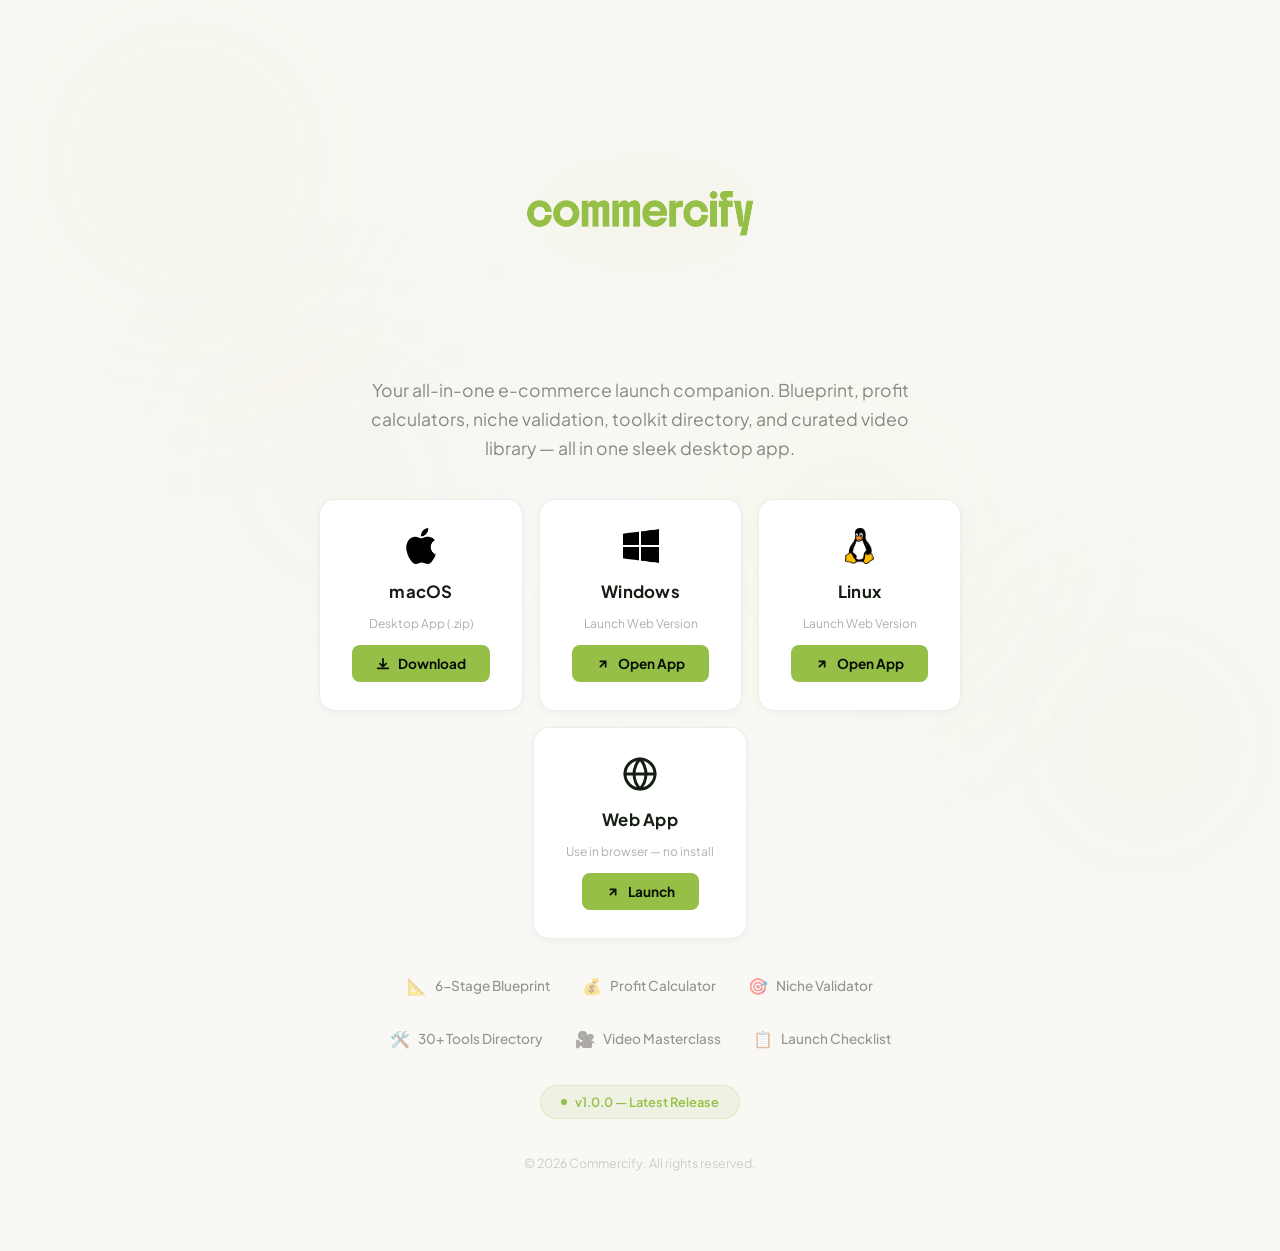
<file: index.html>
<!DOCTYPE html>
<html lang="en">
<head>
<meta charset="UTF-8">
<meta name="viewport" content="width=device-width, initial-scale=1.0">
<title>Commercify — Download</title>
<link rel="preconnect" href="https://fonts.googleapis.com">
<link rel="preconnect" href="https://fonts.gstatic.com" crossorigin>
<link href="https://fonts.googleapis.com/css2?family=Plus+Jakarta+Sans:wght@400;500;600;700;800&family=Inter:wght@400;500;600;700&display=swap" rel="stylesheet">
<style>
  * { margin: 0; padding: 0; box-sizing: border-box; }

  body {
    font-family: 'Plus Jakarta Sans', sans-serif;
    background: #FAF8F5;
    color: #161D14;
    min-height: 100vh;
    overflow-x: hidden;
    position: relative;
  }

  /* ═══ ANIMATED GLOW ORBS ═══ */
  .bg-glow {
    position: fixed;
    border-radius: 50%;
    filter: blur(120px);
    opacity: 0.1;
    animation: drift 10s ease-in-out infinite;
    pointer-events: none;
    z-index: 0;
  }
  .glow-1 { width: 500px; height: 500px; background: radial-gradient(circle, #95BF47, transparent 70%); top: -10%; left: -5%; }
  .glow-2 { width: 400px; height: 400px; background: radial-gradient(circle, #7a9e38, transparent 70%); bottom: -5%; right: -5%; animation-delay: -3s; }
  .glow-3 { width: 350px; height: 350px; background: radial-gradient(circle, #a8d450, transparent 70%); top: 40%; right: 20%; animation-delay: -5s; opacity: 0.15; }
  .glow-4 { width: 300px; height: 300px; background: radial-gradient(circle, #6b8c2e, transparent 70%); bottom: 30%; left: 15%; animation-delay: -7s; opacity: 0.12; }

  @keyframes drift {
    0%, 100% { transform: translate(0, 0) scale(1); }
    25% { transform: translate(40px, -30px) scale(1.1); }
    50% { transform: translate(-30px, 40px) scale(0.95); }
    75% { transform: translate(20px, 20px) scale(1.05); }
  }

  /* ═══ FALLING MONEY ═══ */
  .money-container {
    position: fixed;
    top: 0;
    left: 0;
    width: 100%;
    height: 100%;
    pointer-events: none;
    z-index: 0;
    overflow: hidden;
  }
  .bill {
    position: absolute;
    top: -80px;
    font-size: 2rem;
    animation: fall linear infinite;
    opacity: 0.25;
    filter: grayscale(0.2);
  }
  @keyframes fall {
    0% { transform: translateY(-80px) rotate(0deg); opacity: 0; }
    10% { opacity: 0.25; }
    90% { opacity: 0.25; }
    100% { transform: translateY(110vh) rotate(720deg); opacity: 0; }
  }

  /* ═══ LAYOUT ═══ */
  .container {
    position: relative;
    z-index: 1;
    max-width: 900px;
    margin: 0 auto;
    padding: 80px 24px;
    display: flex;
    flex-direction: column;
    align-items: center;
    text-align: center;
    min-height: 100vh;
    justify-content: center;
    gap: 36px;
  }

  /* ═══ LOGO ═══ */
  .logo {
    width: 130px;
    height: auto;
    filter: drop-shadow(0 0 50px rgba(149, 191, 71, 0.4));
    animation: logoIn 1s ease-out;
  }
  @keyframes logoIn {
    from { opacity: 0; transform: translateY(-20px) scale(0.9); }
    to { opacity: 1; transform: translateY(0) scale(1); }
  }

  /* ═══ TEXT ═══ */
  h1 {
    font-size: 3.4rem;
    font-weight: 800;
    letter-spacing: -1.5px;
    line-height: 1.1;
    animation: fadeUp 0.8s ease-out 0.2s both;
  }
  h1 span {
    background: linear-gradient(135deg, #3d7a2a, #95BF47, #2d5a1a);
    -webkit-background-clip: text;
    -webkit-text-fill-color: transparent;
    background-clip: text;
  }
  .subtitle {
    font-size: 1.1rem;
    color: rgba(22,29,20,0.5);
    max-width: 540px;
    line-height: 1.65;
    font-weight: 400;
    animation: fadeUp 0.8s ease-out 0.4s both;
  }
  @keyframes fadeUp {
    from { opacity: 0; transform: translateY(20px); }
    to { opacity: 1; transform: translateY(0); }
  }

  /* ═══ DOWNLOAD CARDS ═══ */
  .downloads {
    display: flex;
    gap: 16px;
    flex-wrap: wrap;
    justify-content: center;
    animation: fadeUp 0.8s ease-out 0.6s both;
  }
  .dl-card {
    display: flex;
    flex-direction: column;
    align-items: center;
    gap: 14px;
    padding: 28px 32px;
    background: #FFFFFF;
    border: 1px solid rgba(22,29,20,0.08);
    border-radius: 16px;
    text-decoration: none;
    color: #161D14;
    transition: all 0.35s cubic-bezier(0.4, 0, 0.2, 1);
    min-width: 190px;
    box-shadow: 0 2px 8px rgba(0,0,0,0.04);
  }
  .dl-card:hover {
    background: #FFFFFF;
    border-color: rgba(149, 191, 71, 0.5);
    transform: translateY(-5px);
    box-shadow: 0 20px 50px rgba(0,0,0,0.08), 0 0 0 1px rgba(149, 191, 71, 0.2);
  }
  .dl-icon { font-size: 2.2rem; line-height: 1; }
  .dl-platform { font-size: 1.05rem; font-weight: 700; letter-spacing: 0.3px; }
  .dl-meta { font-size: 0.75rem; color: rgba(22,29,20,0.35); font-weight: 400; }
  .dl-btn {
    display: inline-flex;
    align-items: center;
    justify-content: center;
    gap: 8px;
    padding: 10px 24px;
    background: #95BF47;
    color: #0a0f08;
    font-weight: 700;
    font-size: 0.85rem;
    border-radius: 8px;
    transition: all 0.3s ease;
  }
  .dl-card:hover .dl-btn {
    background: #a8d450;
    box-shadow: 0 4px 16px rgba(149, 191, 71, 0.4);
  }
  .dl-arrow {
    width: 14px;
    height: 14px;
  }

  /* ═══ FEATURES ═══ */
  .features {
    display: flex;
    gap: 32px;
    flex-wrap: wrap;
    justify-content: center;
    animation: fadeUp 0.8s ease-out 0.8s both;
    max-width: 600px;
  }
  .feature {
    display: flex;
    align-items: center;
    gap: 8px;
    font-size: 0.85rem;
    color: rgba(22,29,20,0.45);
    font-weight: 500;
  }
  .feature-icon {
    font-size: 1rem;
  }

  /* ═══ VERSION BADGE ═══ */
  .version-badge {
    display: inline-flex;
    align-items: center;
    gap: 8px;
    padding: 8px 20px;
    background: rgba(149, 191, 71, 0.1);
    border: 1px solid rgba(149, 191, 71, 0.2);
    border-radius: 100px;
    font-size: 0.8rem;
    color: #95BF47;
    font-weight: 600;
    animation: fadeUp 0.8s ease-out 1s both;
  }
  .dot {
    width: 6px; height: 6px;
    border-radius: 50%;
    background: #95BF47;
    animation: pulse 2s ease-in-out infinite;
  }
  @keyframes pulse {
    0%, 100% { opacity: 1; }
    50% { opacity: 0.3; }
  }

  /* ═══ FOOTER ═══ */
  .footer {
    font-size: 0.78rem;
    color: rgba(22,29,20,0.2);
    animation: fadeUp 0.8s ease-out 1.2s both;
  }

  /* ═══ RESPONSIVE ═══ */
  @media (max-width: 600px) {
    h1 { font-size: 2.2rem; }
    .downloads { flex-direction: column; align-items: center; }
    .dl-card { width: 100%; max-width: 260px; }
    .features { gap: 16px; }
  }
</style>
</head>
<body>

<!-- Animated glow orbs -->
<div class="bg-glow glow-1"></div>
<div class="bg-glow glow-2"></div>
<div class="bg-glow glow-3"></div>
<div class="bg-glow glow-4"></div>

<!-- Falling money bills -->
<div class="money-container" id="moneyContainer"></div>

<div class="container">
  <img src="images/wordmark.png" alt="Commercify" class="logo" style="width: 260px; height: auto;">

  <h1 style="display:none;">Download <span>Commercify</span></h1>

  <p class="subtitle">Your all-in-one e-commerce launch companion. Blueprint, profit calculators, niche validation, toolkit directory, and curated video library — all in one sleek desktop app.</p>

  <div class="downloads">
    <!-- macOS -->
    <a href="https://proteadetail-cyber.github.io/commercify/app/Commercify-Web.zip" download class="dl-card">
      <div class="dl-icon">
        <img src="images/apple.png" alt="macOS" style="width: 36px; height: 36px; object-fit: contain;">
      </div>
      <div class="dl-platform">macOS</div>
      <div class="dl-meta">Desktop App (.zip)</div>
      <div class="dl-btn">
        <svg class="dl-arrow" viewBox="0 0 16 16" fill="none"><path d="M8 2v9m0 0l3.5-3.5M8 11L4.5 7.5" stroke="currentColor" stroke-width="2" stroke-linecap="round" stroke-linejoin="round"/><path d="M2 13h12" stroke="currentColor" stroke-width="2" stroke-linecap="round"/></svg>
        Download
      </div>
    </a>

    <!-- Windows (Web App) -->
    <a href="https://proteadetail-cyber.github.io/commercify/app/" class="dl-card">
      <div class="dl-icon">
        <img src="images/windows.png" alt="Windows" style="width: 36px; height: 36px; object-fit: contain;">
      </div>
      <div class="dl-platform">Windows</div>
      <div class="dl-meta">Launch Web Version</div>
      <div class="dl-btn">
        <svg class="dl-arrow" viewBox="0 0 16 16" fill="none"><path d="M5 11l6-6m0 0H5m6 0v6" stroke="currentColor" stroke-width="2" stroke-linecap="round" stroke-linejoin="round"/></svg>
        Open App
      </div>
    </a>

    <!-- Linux (Web App) -->
    <a href="https://proteadetail-cyber.github.io/commercify/app/" class="dl-card">
      <div class="dl-icon">
        <img src="images/linux.png" alt="Linux" style="width: 36px; height: 36px; object-fit: contain;">
      </div>
      <div class="dl-platform">Linux</div>
      <div class="dl-meta">Launch Web Version</div>
      <div class="dl-btn">
        <svg class="dl-arrow" viewBox="0 0 16 16" fill="none"><path d="M5 11l6-6m0 0H5m6 0v6" stroke="currentColor" stroke-width="2" stroke-linecap="round" stroke-linejoin="round"/></svg>
        Open App
      </div>
    </a>

    <!-- Web App -->
    <a href="https://proteadetail-cyber.github.io/commercify/app/" class="dl-card">
      <div class="dl-icon">
        <svg width="36" height="36" viewBox="0 0 24 24" fill="none" stroke="currentColor" stroke-width="2" stroke-linecap="round" stroke-linejoin="round"><circle cx="12" cy="12" r="10"/><path d="M12 2a15.3 15.3 0 0 1 4 10 15.3 15.3 0 0 1-4 10 15.3 15.3 0 0 1-4-10 15.3 15.3 0 0 1 4-10z"/><path d="M2 12h20"/></svg>
      </div>
      <div class="dl-platform">Web App</div>
      <div class="dl-meta">Use in browser — no install</div>
      <div class="dl-btn">
        <svg class="dl-arrow" viewBox="0 0 16 16" fill="none"><path d="M5 11l6-6m0 0H5m6 0v6" stroke="currentColor" stroke-width="2" stroke-linecap="round" stroke-linejoin="round"/></svg>
        Launch
      </div>
    </a>
  </div>

  <div class="features">
    <div class="feature"><span class="feature-icon">📐</span> 6-Stage Blueprint</div>
    <div class="feature"><span class="feature-icon">💰</span> Profit Calculator</div>
    <div class="feature"><span class="feature-icon">🎯</span> Niche Validator</div>
    <div class="feature"><span class="feature-icon">🛠️</span> 30+ Tools Directory</div>
    <div class="feature"><span class="feature-icon">🎥</span> Video Masterclass</div>
    <div class="feature"><span class="feature-icon">📋</span> Launch Checklist</div>
  </div>

  <div class="version-badge">
    <div class="dot"></div>
    v1.0.0 — Latest Release
  </div>

  <p class="footer">© 2026 Commercify. All rights reserved.</p>
</div>

<script>
// ═══ FALLING REAL DOLLAR BILLS ═══
const container = document.getElementById('moneyContainer');

function createBill() {
  const bill = document.createElement('img');
  bill.className = 'bill';
  bill.src = 'images/dollar.png';
  bill.alt = 'Dollar Bill';
  bill.style.left = Math.random() * 100 + 'vw';
  
  const width = 50 + Math.random() * 45;
  bill.style.width = width + 'px';
  bill.style.height = 'auto';
  bill.style.opacity = 0.25 + Math.random() * 0.35;

  const duration = 5 + Math.random() * 7;
  bill.style.animationDuration = duration + 's';
  bill.style.animationDelay = Math.random() * 1.5 + 's';

  container.appendChild(bill);

  setTimeout(() => bill.remove(), (duration + 2) * 1000);
}

// Spawn bills continuously
setInterval(createBill, 300);
// Initial burst
for (let i = 0; i < 20; i++) setTimeout(createBill, i * 150);
</script>

</body>
</html>
</file>
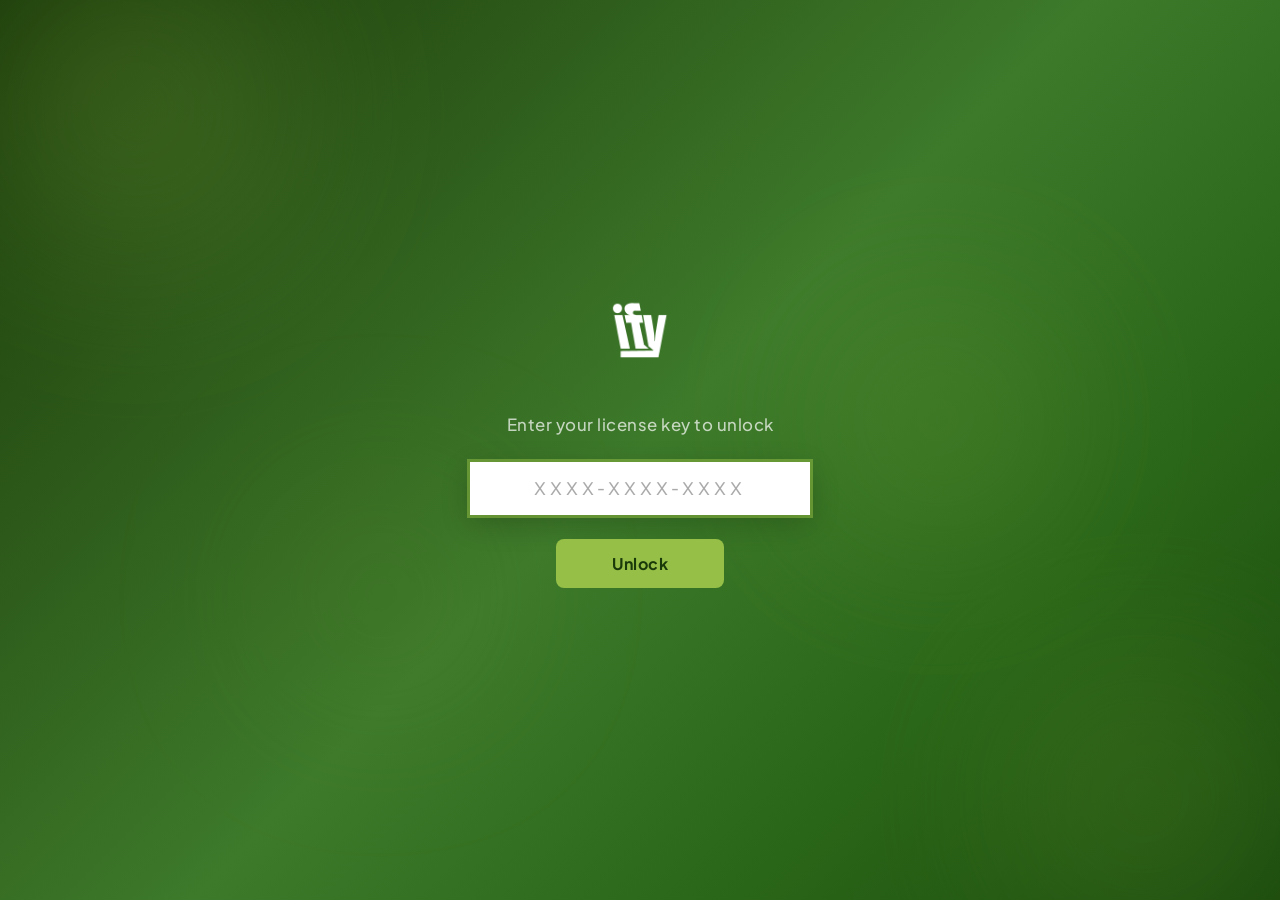
<file: app/index.html>
<!DOCTYPE html>
<html lang="en">
<head>
<meta charset="UTF-8">
<meta name="viewport" content="width=device-width, initial-scale=1.0">
<title>Commercify — E-Commerce Launch & Management App</title>
<link rel="preconnect" href="https://fonts.googleapis.com">
<link rel="preconnect" href="https://fonts.gstatic.com" crossorigin>
<link href="https://fonts.googleapis.com/css2?family=Plus+Jakarta+Sans:wght@400;500;600;700;800&family=Inter:wght@400;500;600;700&display=swap" rel="stylesheet">
<link rel="stylesheet" href="styles.css">
</head>
<body>

<!-- LICENSE KEY LOCK SCREEN -->
<div id="lockScreen" class="lock-screen">
  <div class="lock-glow lock-glow-1"></div>
  <div class="lock-glow lock-glow-2"></div>
  <div class="lock-glow lock-glow-3"></div>
  <div class="lock-glow lock-glow-4"></div>
  <div class="lock-content">
    <img src="images/logo.png" alt="Commercify" class="lock-logo">
    <p class="lock-subtitle">Enter your license key to unlock</p>
    <div class="lock-input-wrap">
      <input type="text" id="licenseKeyInput" class="lock-input" placeholder="XXXX-XXXX-XXXX" autocomplete="off" spellcheck="false">
    </div>
    <button id="unlockBtn" class="lock-btn">Unlock</button>
    <p id="lockError" class="lock-error"></p>
  </div>
</div>

<!-- APP HEADER & NAVIGATION BAR -->
<header>
  <div class="wrap">
    <div class="navbar">
      <a href="#" class="brand" onclick="switchView('blueprint')">
        <img src="images/logo.png" alt="Commercify" class="brand-logo">
      </a>

      <!-- APP VIEW SWITCHER TABS -->
      <div class="nav-tabs">
        <button class="nav-tab active" data-view="blueprint">🚀 Blueprint</button>
        <button class="nav-tab" data-view="calculator">🧮 Profit Calculator</button>
        <button class="nav-tab" data-view="scorecard">🎯 Niche Test</button>
        <button class="nav-tab" data-view="toolkit">🛠️ Toolkit</button>
        <button class="nav-tab" data-view="videos">🎥 Videos</button>
        <button class="nav-tab" data-view="checklist">📋 Plans</button>
      </div>

      <!-- LIVE LAUNCH GAUGE BADGE -->
      <div class="app-progress-badge">
        <span>⚡ Launch Readiness:</span>
        <span id="app-progress-text">0/22 Tasks Done (0%)</span>
      </div>
    </div>
  </div>
</header>

<main>

  <!-- VIEW 1: LAUNCH BLUEPRINT (6 STAGES) -->
  <div class="app-view active" id="view-blueprint">
    <section class="hero-cover">
      <div class="wrap hero-grid">
        <div>
          <div class="kicker">
            <span class="kicker-dot"></span> Interactive E-Commerce Launch Blueprint
          </div>
          <h1>Build an online store that people actually <span>buy from.</span></h1>
          <p class="lead">The complete start-to-profit walkthrough: how to pick a validated niche, choose your platform and suppliers, build a store that converts, and optimize your first ad campaign.</p>

          <div style="margin-top:24px; padding:18px 22px; background:var(--pearl-surface); border:1px solid var(--pearl-border); border-radius:16px; box-shadow:var(--shadow-sm);">
            <div style="display:flex; justify-content:space-between; align-items:center; margin-bottom:8px; font-size:0.88rem; font-weight:700;">
              <span>Overall Store Launch Progress</span>
              <span id="progress-text" style="color:var(--accent-dark);">Track your launch checklist</span>
            </div>
            <div style="width:100%; height:10px; background:var(--pearl-alt); border-radius:100px; overflow:hidden;">
              <div id="progress-bar-fill" style="width:0%; height:100%; background:var(--accent); transition:width 0.4s ease;"></div>
            </div>
          </div>

          <div style="display:flex; align-items:center; gap:14px; margin-top:28px;">
            <button class="btn btn-primary" onclick="switchView('calculator')">🧮 Test Profit Math →</button>
            <button class="btn btn-ghost" onclick="switchView('scorecard')">🎯 Validate Product Idea</button>
          </div>
        </div>

        <div class="hero-art">
          <div class="dashboard-mockup">
            <div class="dash-header">
              <img src="images/logo.png" alt="Commercify" style="height:32px; filter:brightness(0) invert(1);">
              <span class="dash-badge">+142% Sales Growth</span>
            </div>
            <div style="font-size:0.85rem; color:var(--ink-light-muted); font-weight:600; text-transform:uppercase;">30-Day Net Sales Target</div>
            <div class="dash-stat-main">$14,890.00</div>
            <div class="dash-stat-sub">↑ 342 orders fulfilled this month</div>
            
            <div class="dash-chart">
              <div class="chart-bar" style="height:35%;"></div>
              <div class="chart-bar" style="height:50%;"></div>
              <div class="chart-bar" style="height:40%;"></div>
              <div class="chart-bar" style="height:65%;"></div>
              <div class="chart-bar" style="height:55%;"></div>
              <div class="chart-bar active" style="height:90%;"></div>
              <div class="chart-bar active" style="height:100%;"></div>
            </div>
          </div>
        </div>
      </div>
    </section>

    <section class="section-alt">
      <div class="wrap">
        <div class="section-head">
          <span class="eyebrow">THE 6 LAUNCH STAGES</span>
          <h2>Click any stage card to explore the full guide</h2>
          <p>Each stage provides key decisions, supplier vetting criteria, conversion design rules, and ad channel tactics.</p>
        </div>

        <div class="stages-grid" id="stages-cards-container">
          <!-- Dynamic Stage Cards rendered by app.js -->
        </div>
      </div>
    </section>

    <section style="padding:60px 0;">
      <div class="wrap">
        <div class="section-head">
          <span class="eyebrow">SKIP THESE PITFALLS</span>
          <h2>5 common mistakes that quietly sink new stores</h2>
        </div>
        <div class="mistake-list" id="mistakes-container">
          <!-- Dynamic Mistakes rendered by app.js -->
        </div>
      </div>
    </section>
  </div>

  <!-- VIEW 2: INTERACTIVE PROFIT & MARGIN CALCULATOR -->
  <div class="app-view" id="view-calculator">
    <section style="padding:60px 0;">
      <div class="wrap">
        <div class="section-head">
          <span class="eyebrow">UNIT ECONOMICS MODELER</span>
          <h2>Interactive Profit &amp; Margin Calculator</h2>
          <p>Drag the sliders below to test your pricing, product landed cost, platform fees, and target customer acquisition cost (CAC).</p>
        </div>

        <div class="calc-card">
          <div class="calc-grid">
            <div class="calc-inputs">
              <div class="range-group">
                <div class="range-header">
                  <span>Retail Selling Price ($)</span>
                  <span class="val" id="val-price">$39.00</span>
                </div>
                <input type="range" id="slider-price" class="slider-custom" min="10" max="250" value="39" step="1">
              </div>

              <div class="range-group">
                <div class="range-header">
                  <span>Supplier Landed Cost (Product + Shipping)</span>
                  <span class="val" id="val-cost">$9.50</span>
                </div>
                <input type="range" id="slider-cost" class="slider-custom" min="2" max="100" value="9.50" step="0.50">
              </div>

              <div class="range-group">
                <div class="range-header">
                  <span>Platform &amp; Payment Fee (%)</span>
                  <span class="val" id="val-fee">4.0%</span>
                </div>
                <input type="range" id="slider-fee" class="slider-custom" min="1" max="10" value="4.0" step="0.5">
              </div>

              <div class="range-group">
                <div class="range-header">
                  <span>Target Ad CAC (Cost Per Sale)</span>
                  <span class="val" id="val-cac">$14.00</span>
                </div>
                <input type="range" id="slider-cac" class="slider-custom" min="0" max="80" value="14.00" step="0.50">
              </div>
            </div>

            <div class="calc-outputs">
              <div class="calc-result-main">
                <div style="font-size:0.85rem; font-weight:700; color:var(--ink-light-muted); text-transform:uppercase;">Net Profit Per Unit</div>
                <div class="calc-result-val" id="calc-net-profit">$13.94</div>
              </div>

              <div class="calc-metrics-row">
                <div class="calc-metric-box">
                  <strong id="calc-margin">35.7%</strong>
                  <span>Net Margin %</span>
                </div>
                <div class="calc-metric-box">
                  <strong id="calc-roas">2.79x</strong>
                  <span>Min Break-Even ROAS</span>
                </div>
              </div>

              <div style="margin-top:20px; padding:14px; background:rgba(255,255,255,0.06); border-radius:12px; font-size:0.9rem;">
                <span style="color:var(--ink-light-muted);">Est. Monthly Profit (at 100 orders/mo):</span>
                <strong id="calc-monthly-net" style="color:var(--accent); margin-left:6px; font-size:1.1rem;">$1,394.00</strong>
              </div>
            </div>
          </div>
        </div>
      </div>
    </section>
  </div>

  <!-- VIEW 3: NICHE VALIDATOR SCORECARD -->
  <div class="app-view" id="view-scorecard">
    <section style="padding:60px 0;">
      <div class="wrap">
        <div class="section-head">
          <span class="eyebrow">PRODUCT EVALUATION ENGINE</span>
          <h2>Niche &amp; Product Readiness Scorecard</h2>
          <p>Check all criteria that apply to your product idea to calculate your launch score (0–100%).</p>
        </div>

        <div class="scorecard-grid">
          <div class="checklist-items">
            <div class="check-item">
              <div class="checkbox-custom"></div>
              <div>
                <strong style="display:block; font-size:1rem;">Solves a Specific, Painful Problem</strong>
                <span style="font-size:0.85rem; color:var(--ink-secondary);">Saves time, reduces discomfort, or satisfies a passionate hobby.</span>
              </div>
            </div>

            <div class="check-item">
              <div class="checkbox-custom"></div>
              <div>
                <strong style="display:block; font-size:1rem;">Steady or Rising Search Demand</strong>
                <span style="font-size:0.85rem; color:var(--ink-secondary);">Verified on Google Trends with high Amazon 3-star review activity.</span>
              </div>
            </div>

            <div class="check-item">
              <div class="checkbox-custom"></div>
              <div>
                <strong style="display:block; font-size:1rem;">3.5x to 4x Retail Markup Room</strong>
                <span style="font-size:0.85rem; color:var(--ink-secondary);">Selling price leaves healthy margin after landed cost and ad spend.</span>
              </div>
            </div>

            <div class="check-item">
              <div class="checkbox-custom"></div>
              <div>
                <strong style="display:block; font-size:1rem;">Lightweight &amp; Non-Fragile</strong>
                <span style="font-size:0.85rem; color:var(--ink-secondary);">Under 2 lbs to keep shipping costs low and prevent transit damage.</span>
              </div>
            </div>

            <div class="check-item">
              <div class="checkbox-custom"></div>
              <div>
                <strong style="display:block; font-size:1rem;">Clear Differentiating Angle</strong>
                <span style="font-size:0.85rem; color:var(--ink-secondary);">Not easily bought for cheap at local retail or general marketplaces.</span>
              </div>
            </div>

            <div class="check-item">
              <div class="checkbox-custom"></div>
              <div>
                <strong style="display:block; font-size:1rem;">Repeat Purchase or Consumable Upsell</strong>
                <span style="font-size:0.85rem; color:var(--ink-secondary);">Opportunity to re-sell supplies, refills, or accessories.</span>
              </div>
            </div>
          </div>

          <div class="score-display-card">
            <div class="score-circle" id="score-value">0%</div>
            <h4 style="font-size:1.3rem; margin-bottom:8px;">Niche Scorecard Result</h4>
            <p id="score-verdict" style="font-size:0.95rem; font-weight:700; color:var(--ink-secondary);">Click the criteria options to test your product idea.</p>
          </div>
        </div>
      </div>
    </section>
  </div>

  <!-- VIEW 4: TOOLKIT DIRECTORY HUB -->
  <div class="app-view" id="view-toolkit">
    <section style="padding:60px 0;">
      <div class="wrap">
        <div class="section-head">
          <span class="eyebrow">THE FULL TOOLKIT</span>
          <h2>30+ E-Commerce Tools Directory</h2>
          <p>Search or filter platforms, sourcing providers, marketing tools, support desks, and logistics partners.</p>
        </div>

        <div class="toolkit-search-wrap">
          <input type="text" id="toolkit-search" class="search-input" placeholder="🔍 Search tools by name or job (e.g. Shopify, Klaviyo, Alibaba)...">
          <div class="category-pills">
            <span class="cat-pill active" data-category="all">All Tools</span>
            <span class="cat-pill" data-category="Platforms">Platforms</span>
            <span class="cat-pill" data-category="Sourcing">Sourcing</span>
            <span class="cat-pill" data-category="Store &amp; Design">Design</span>
            <span class="cat-pill" data-category="Marketing">Marketing</span>
            <span class="cat-pill" data-category="Research">Research</span>
            <span class="cat-pill" data-category="Support &amp; Operations">Support</span>
          </div>
        </div>

        <div class="toolkit-grid" id="toolkit-items-container">
          <!-- Dynamic Tools rendered by app.js -->
        </div>
      </div>
    </section>
  </div>

  <!-- VIEW 5: VIDEO MASTERCLASSES -->
  <div class="app-view" id="view-videos">
    <section class="section-dark">
      <div class="wrap">
        <div class="section-head">
          <span class="eyebrow" style="background:rgba(149, 191, 71, 0.15); color:var(--accent); border-color:var(--accent-border);">VIDEO CURATION</span>
          <h2>Curated E-Commerce YouTube Masterclasses</h2>
          <p>10 top-rated channels and 2 hidden gems tagged to each stage of the store launch blueprint.</p>
        </div>

        <div class="video-grid" id="videos-container">
          <!-- Dynamic Videos rendered by app.js -->
        </div>
      </div>
    </section>
  </div>

  <!-- VIEW 6: MY LAUNCH PLAN & NOTES -->
  <div class="app-view" id="view-checklist">
    <section style="padding:60px 0;">
      <div class="wrap">
        <div class="section-head">
          <span class="eyebrow">MY STORE LAUNCH MANAGER</span>
          <h2>Launch Checklist &amp; Personal Notes</h2>
          <p>Check off completed tasks for each stage and record your supplier notes, domain ideas, and ad hooks.</p>
        </div>

        <div style="display:grid; grid-template-columns:1.2fr 0.8fr; gap:32px;">
          <div id="my-checklist-container">
            <!-- Dynamic Task List rendered by app.js -->
          </div>

          <div>
            <div class="glass" style="position:sticky; top:100px;">
              <h3 style="font-size:1.3rem; margin-bottom:12px;">📝 My Personal Launch Notes</h3>
              <p style="font-size:0.88rem; color:var(--ink-secondary); margin-bottom:16px;">Saved automatically to your local browser storage.</p>
              <textarea id="user-launch-notes" style="width:100%; height:280px; padding:14px; border:1px solid var(--pearl-border); border-radius:14px; font-family:'Plus Jakarta Sans', sans-serif; font-size:0.95rem; outline:none; resize:none;" placeholder="Write your store name ideas, supplier contact info, domain notes, or ad angle hooks here..."></textarea>
              <button id="btn-save-notes" class="btn btn-primary" style="width:100%; margin-top:14px;">💾 Save Notes</button>
            </div>
          </div>
        </div>
      </div>
    </section>
  </div>

</main>

<!-- FOOTER -->
<footer class="section-dark">
  <div class="wrap" style="display:flex; flex-direction:column; align-items:center; gap:20px;">
    <img src="images/logo.png" alt="Commercify Logo" style="height:48px; filter:brightness(0) invert(1); opacity:0.95;">
    <p style="max-width:560px; color:var(--ink-light-muted); font-size:0.92rem; text-align:center;">Commercify E-Commerce Launch &amp; Management Web App. Built for people launching their first online store.</p>
  </div>
</footer>

<!-- STAGE DETAIL MODAL -->
<div class="modal-backdrop" id="stage-modal">
  <div class="modal-content">
    <button class="close-modal" onclick="closeModal()">✕</button>
    <div id="modal-body-content"></div>
  </div>
</div>

<!-- SCRIPTS -->
<script src="commercify-data.js"></script>
<script src="app.js"></script>
</body>
</html>
</file>
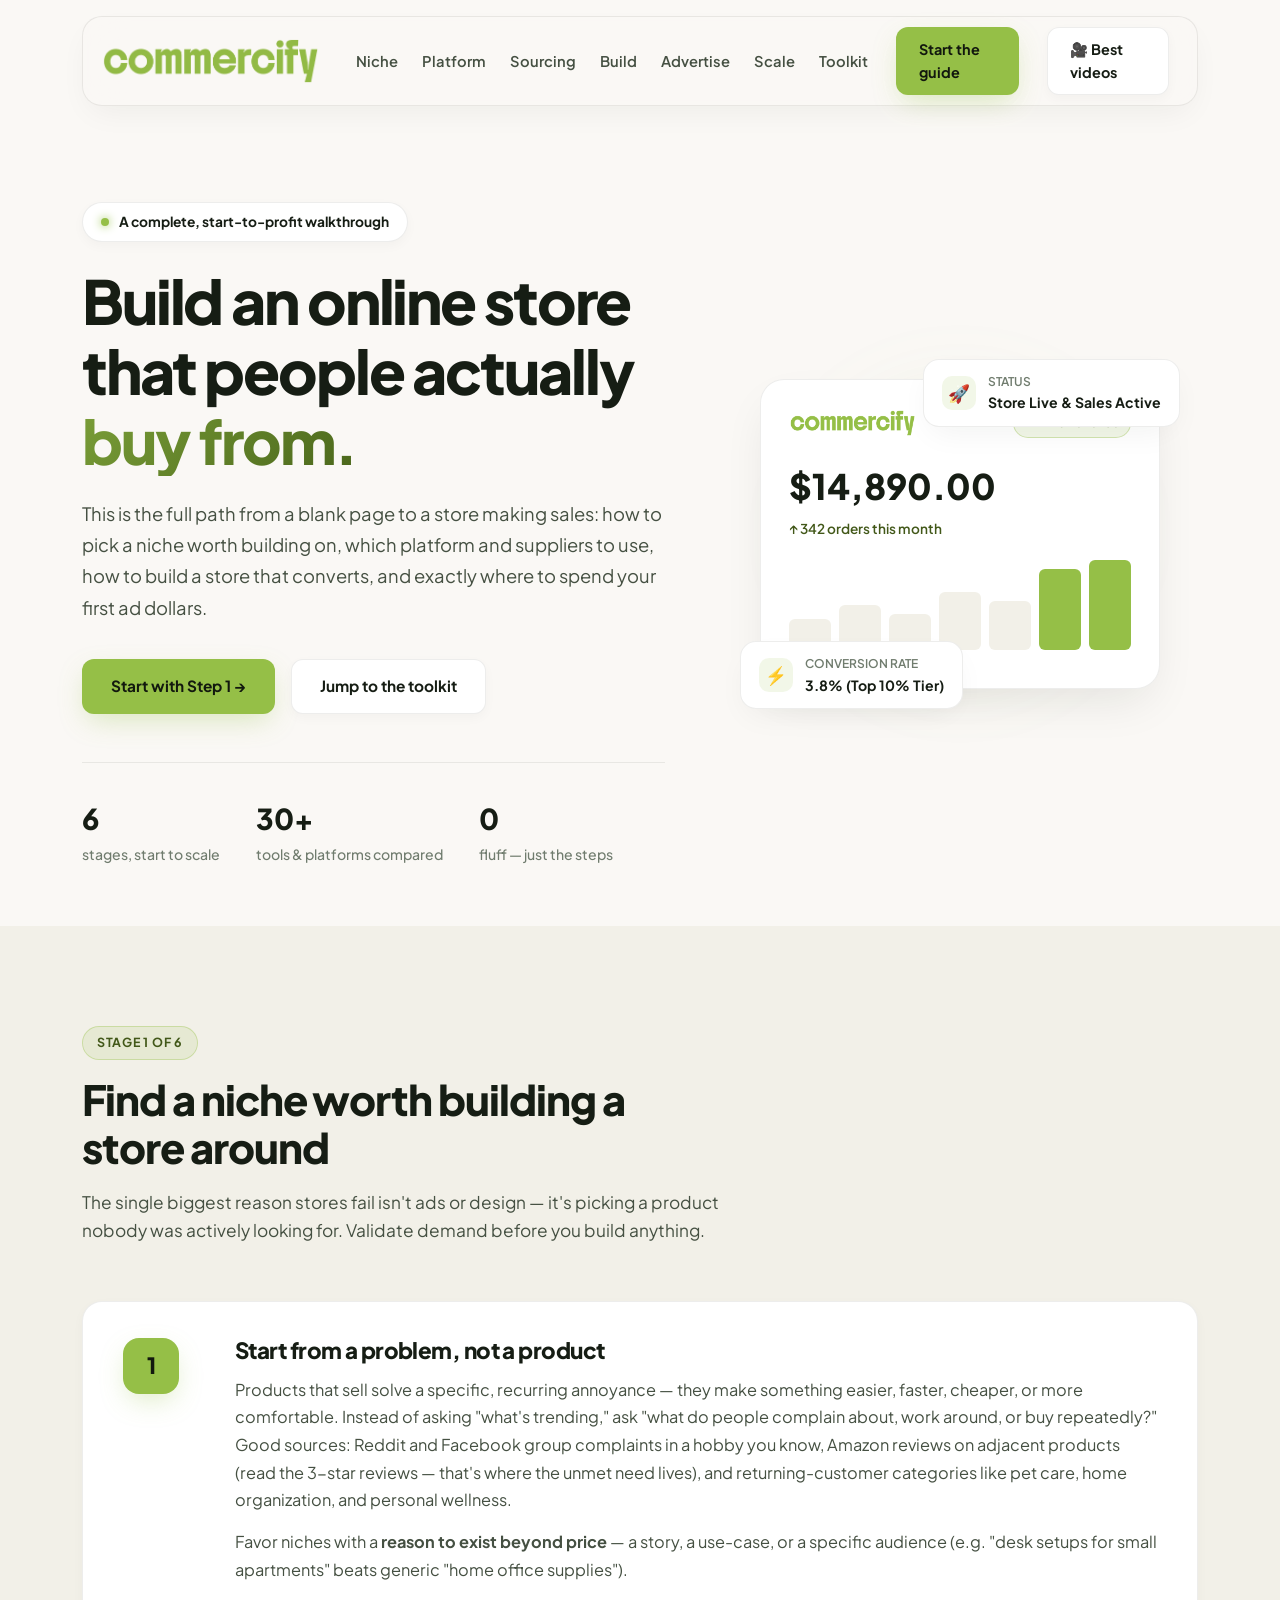
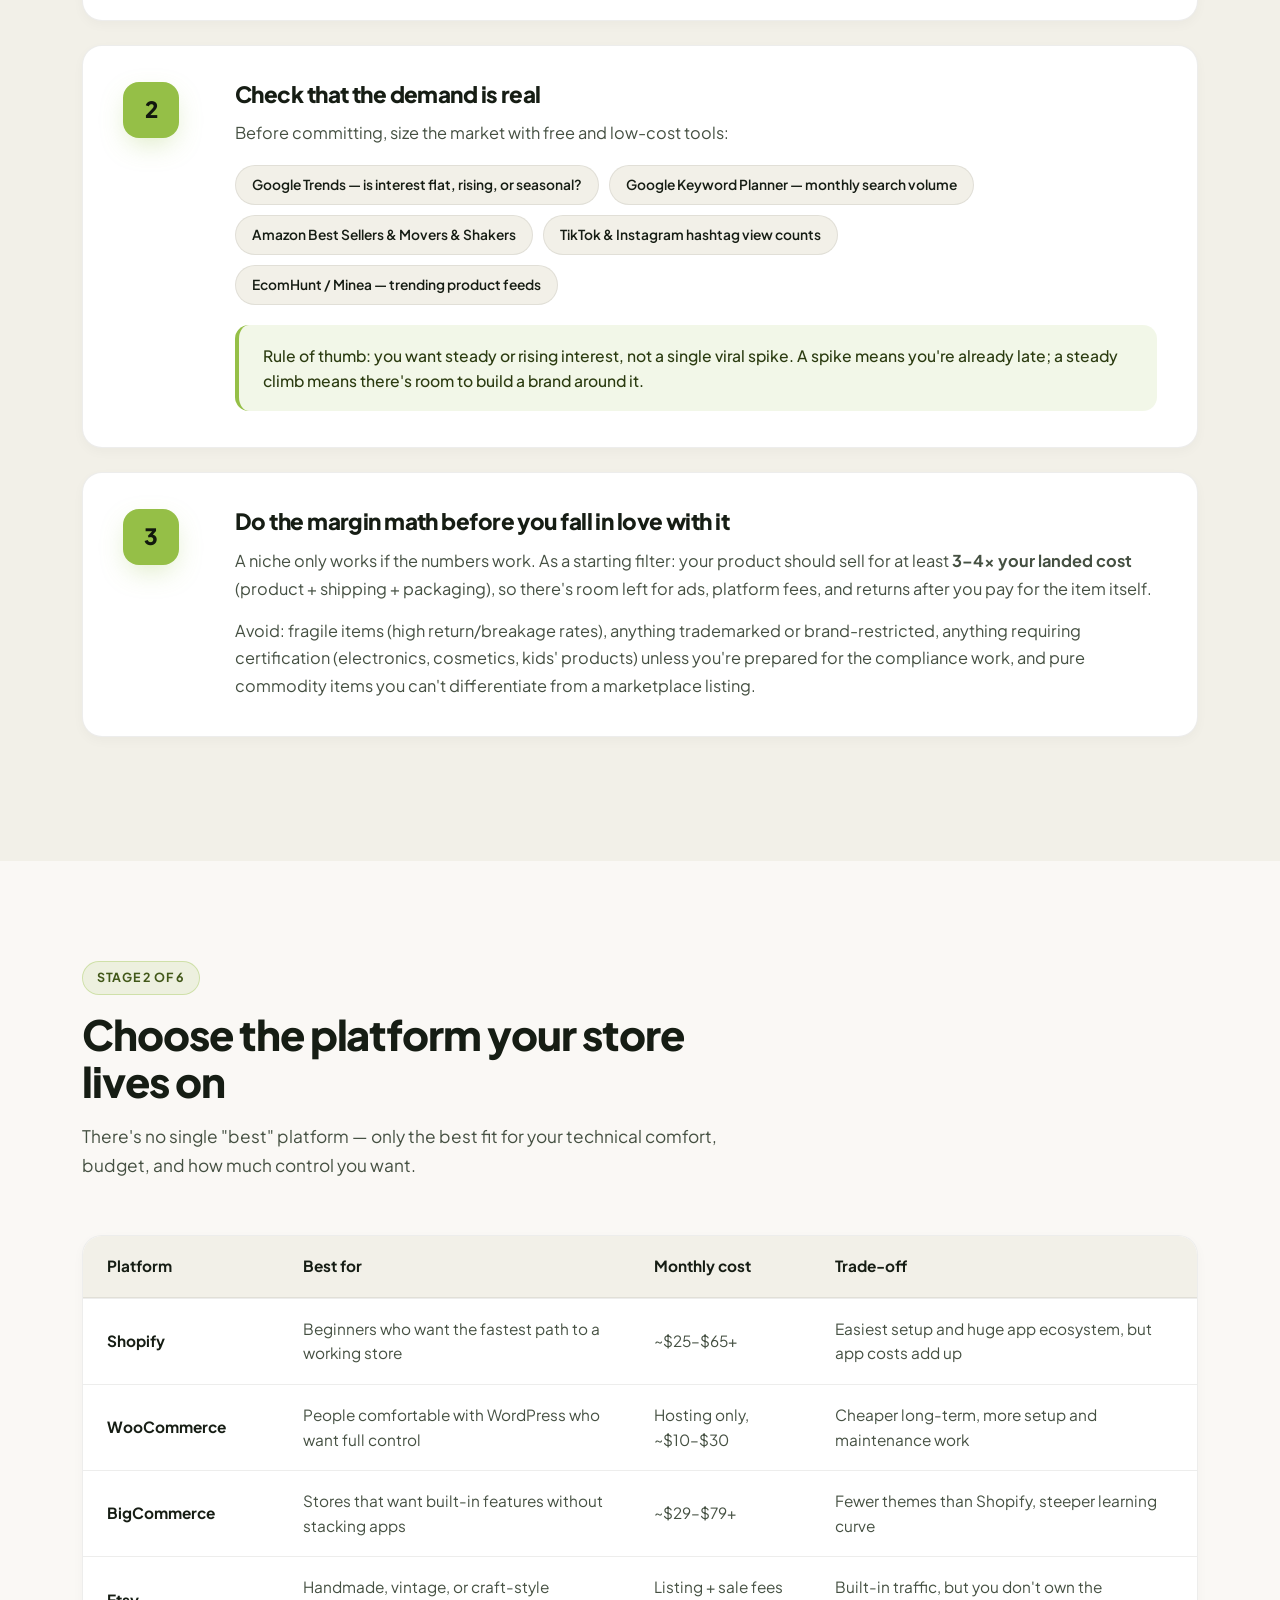
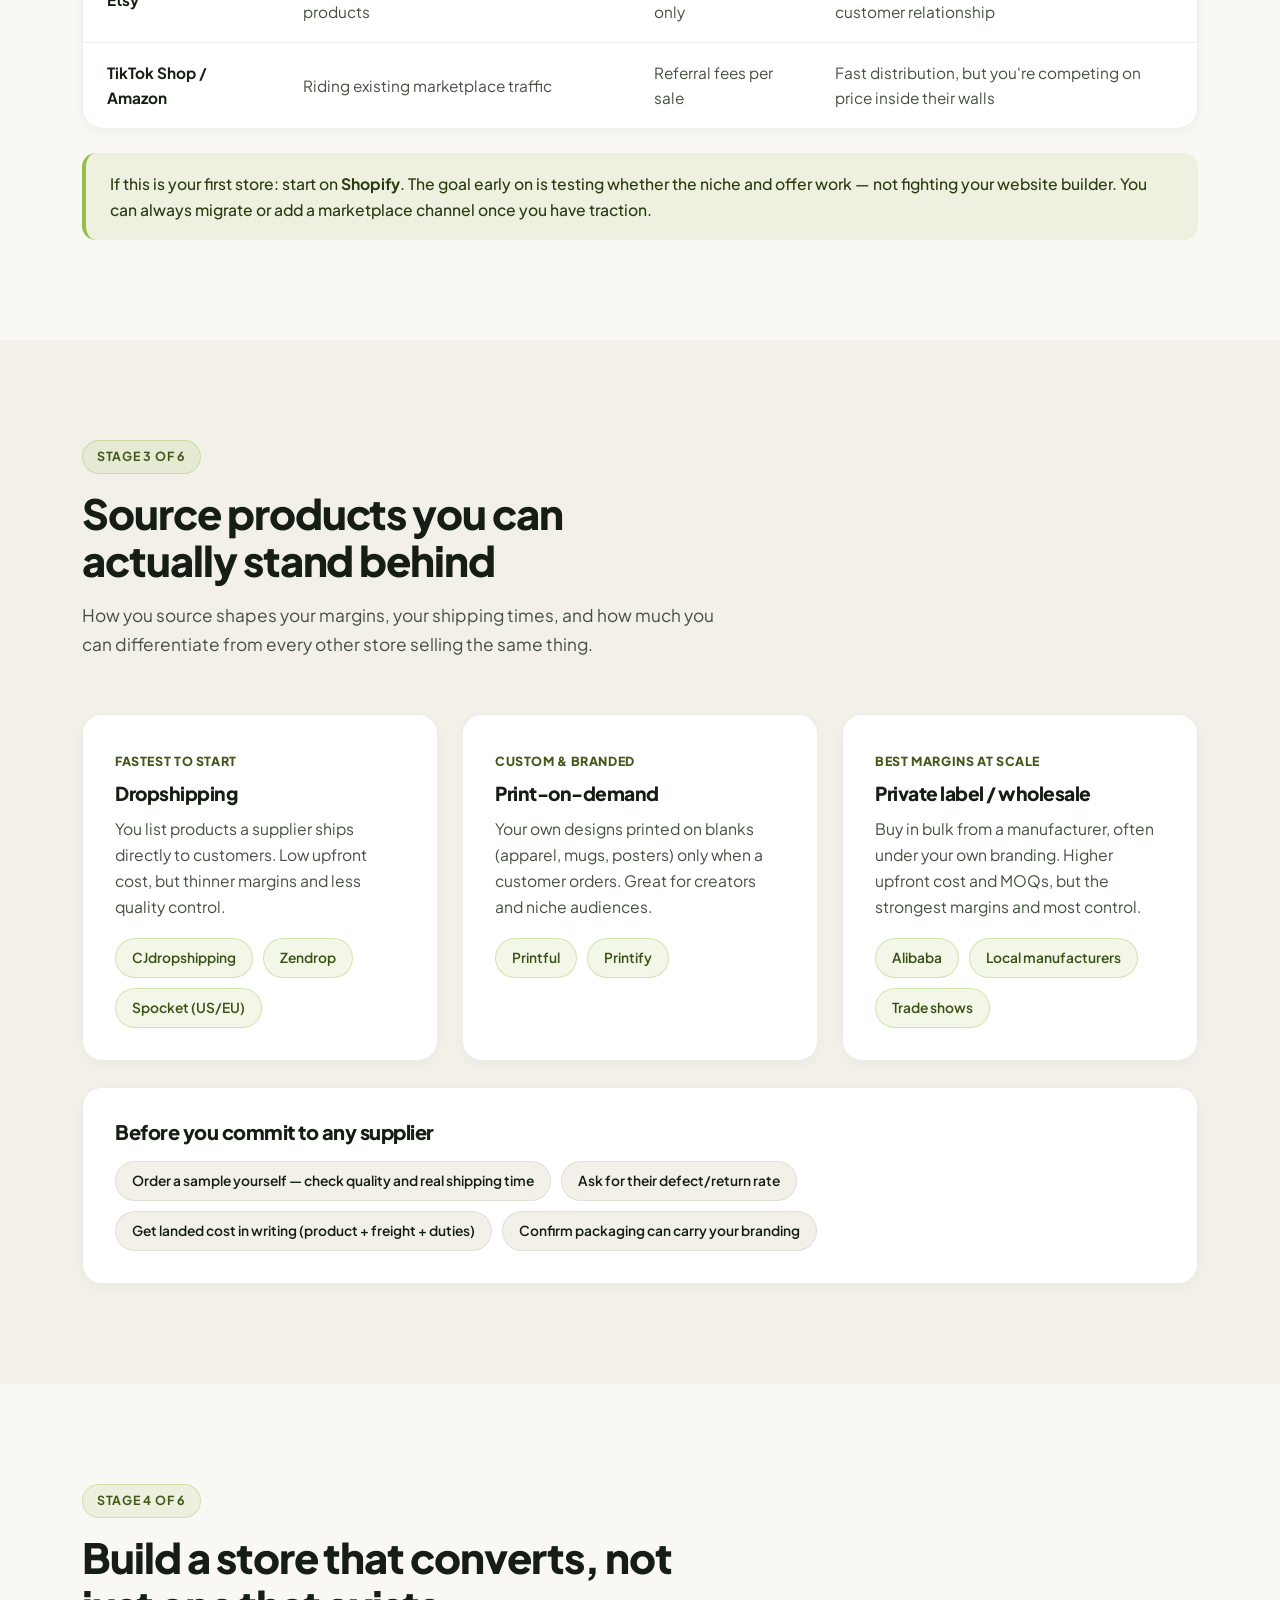
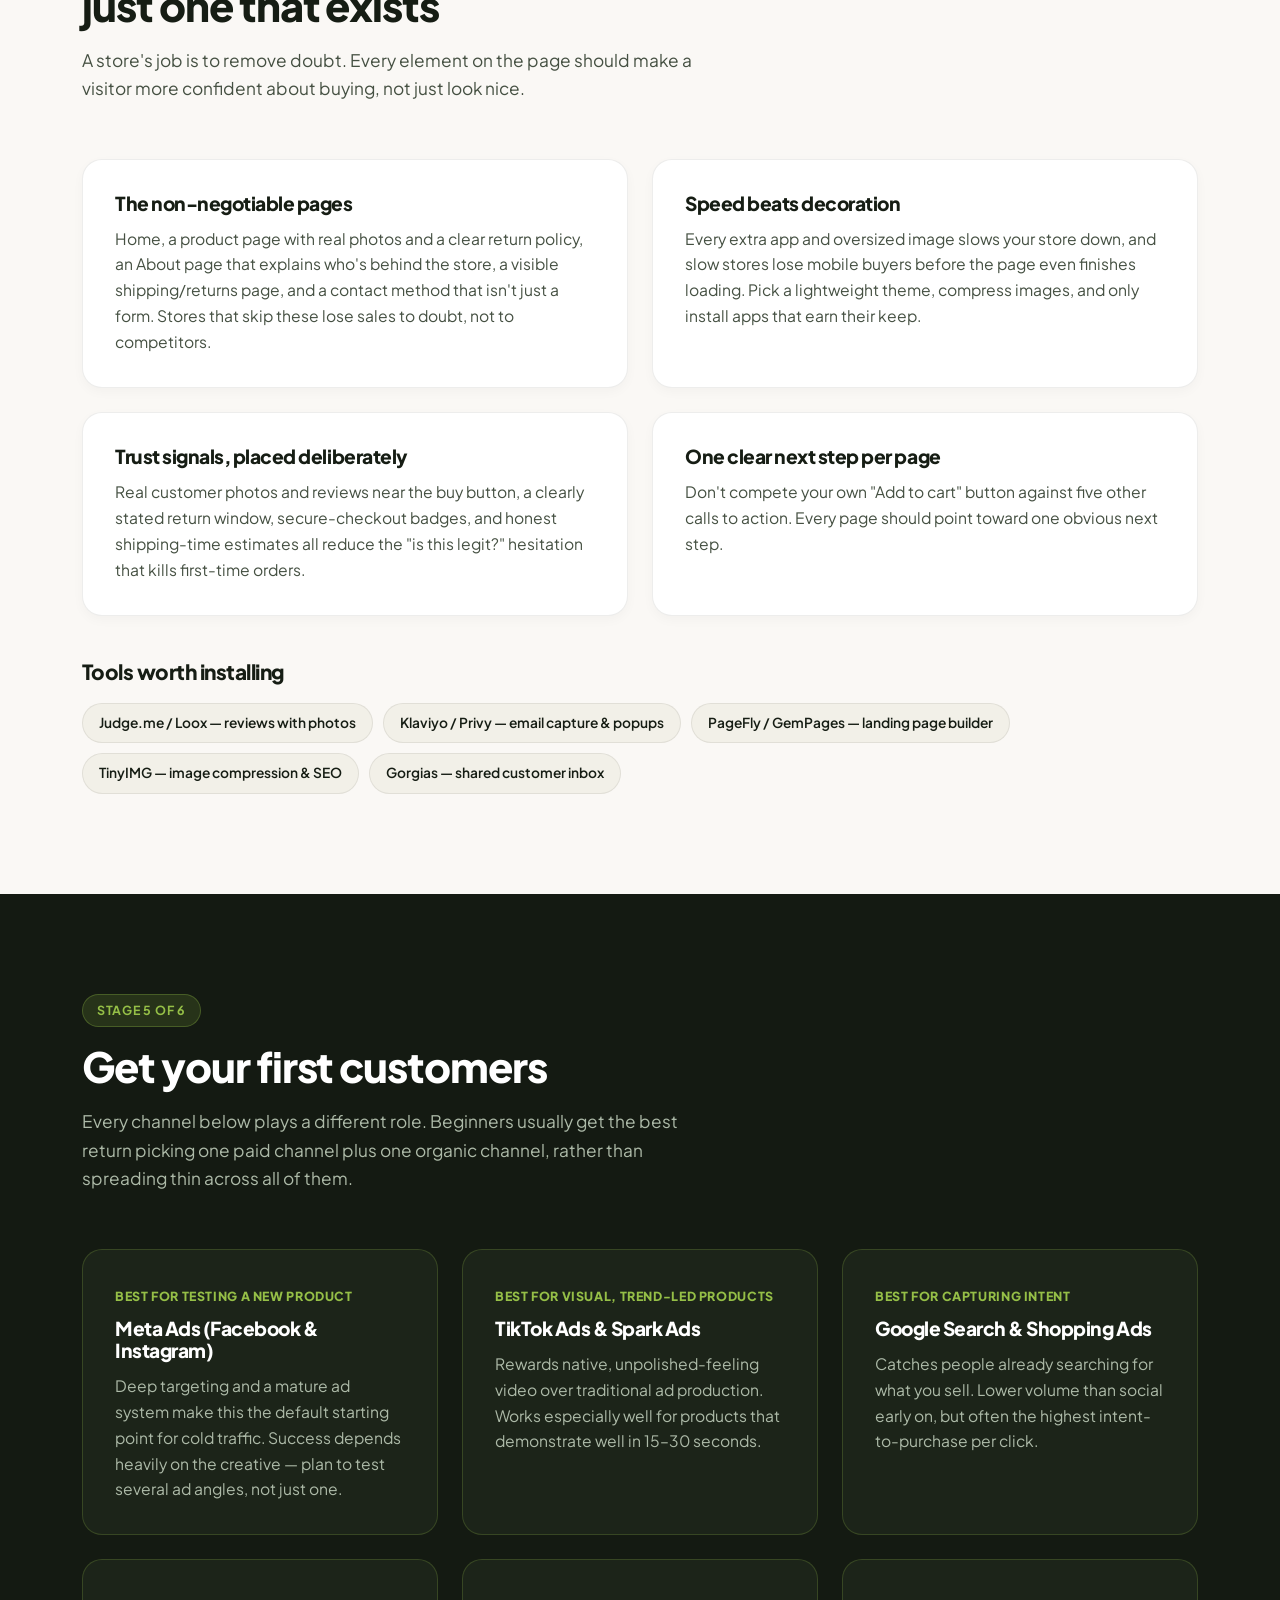
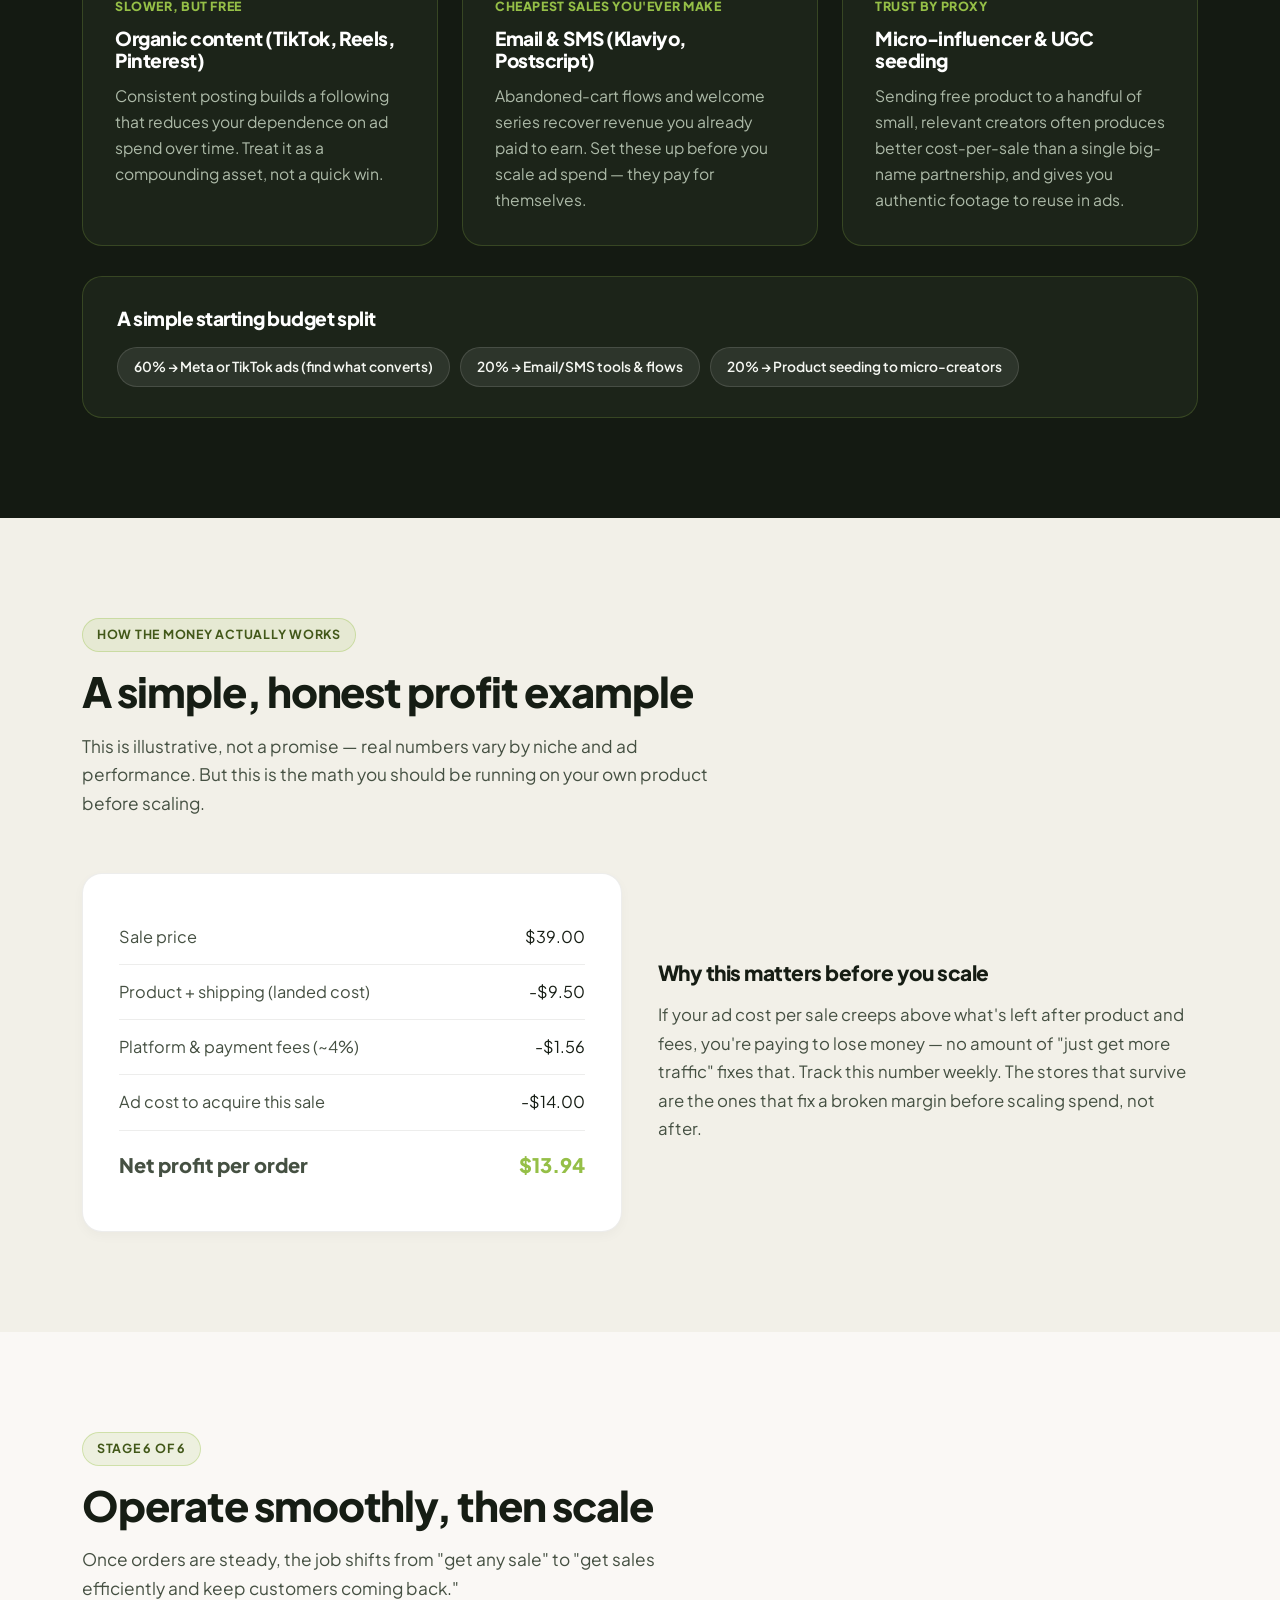
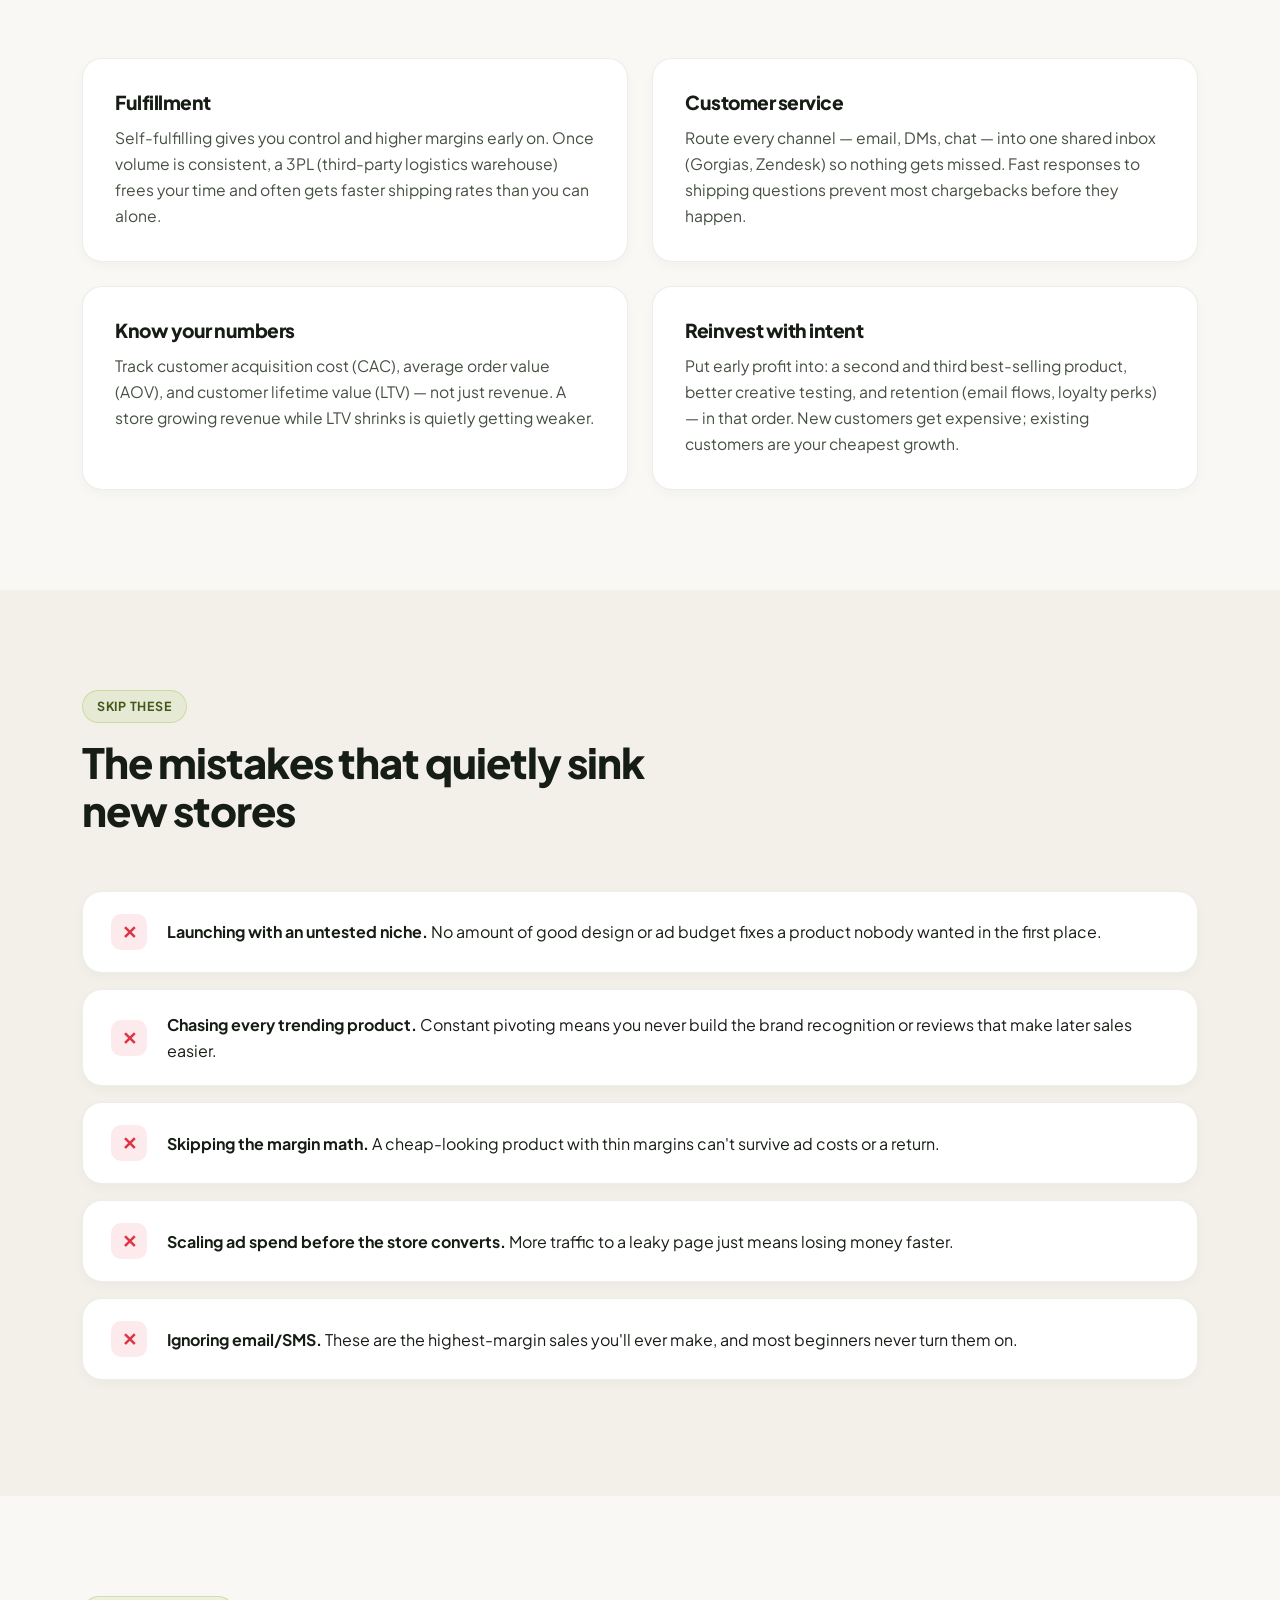
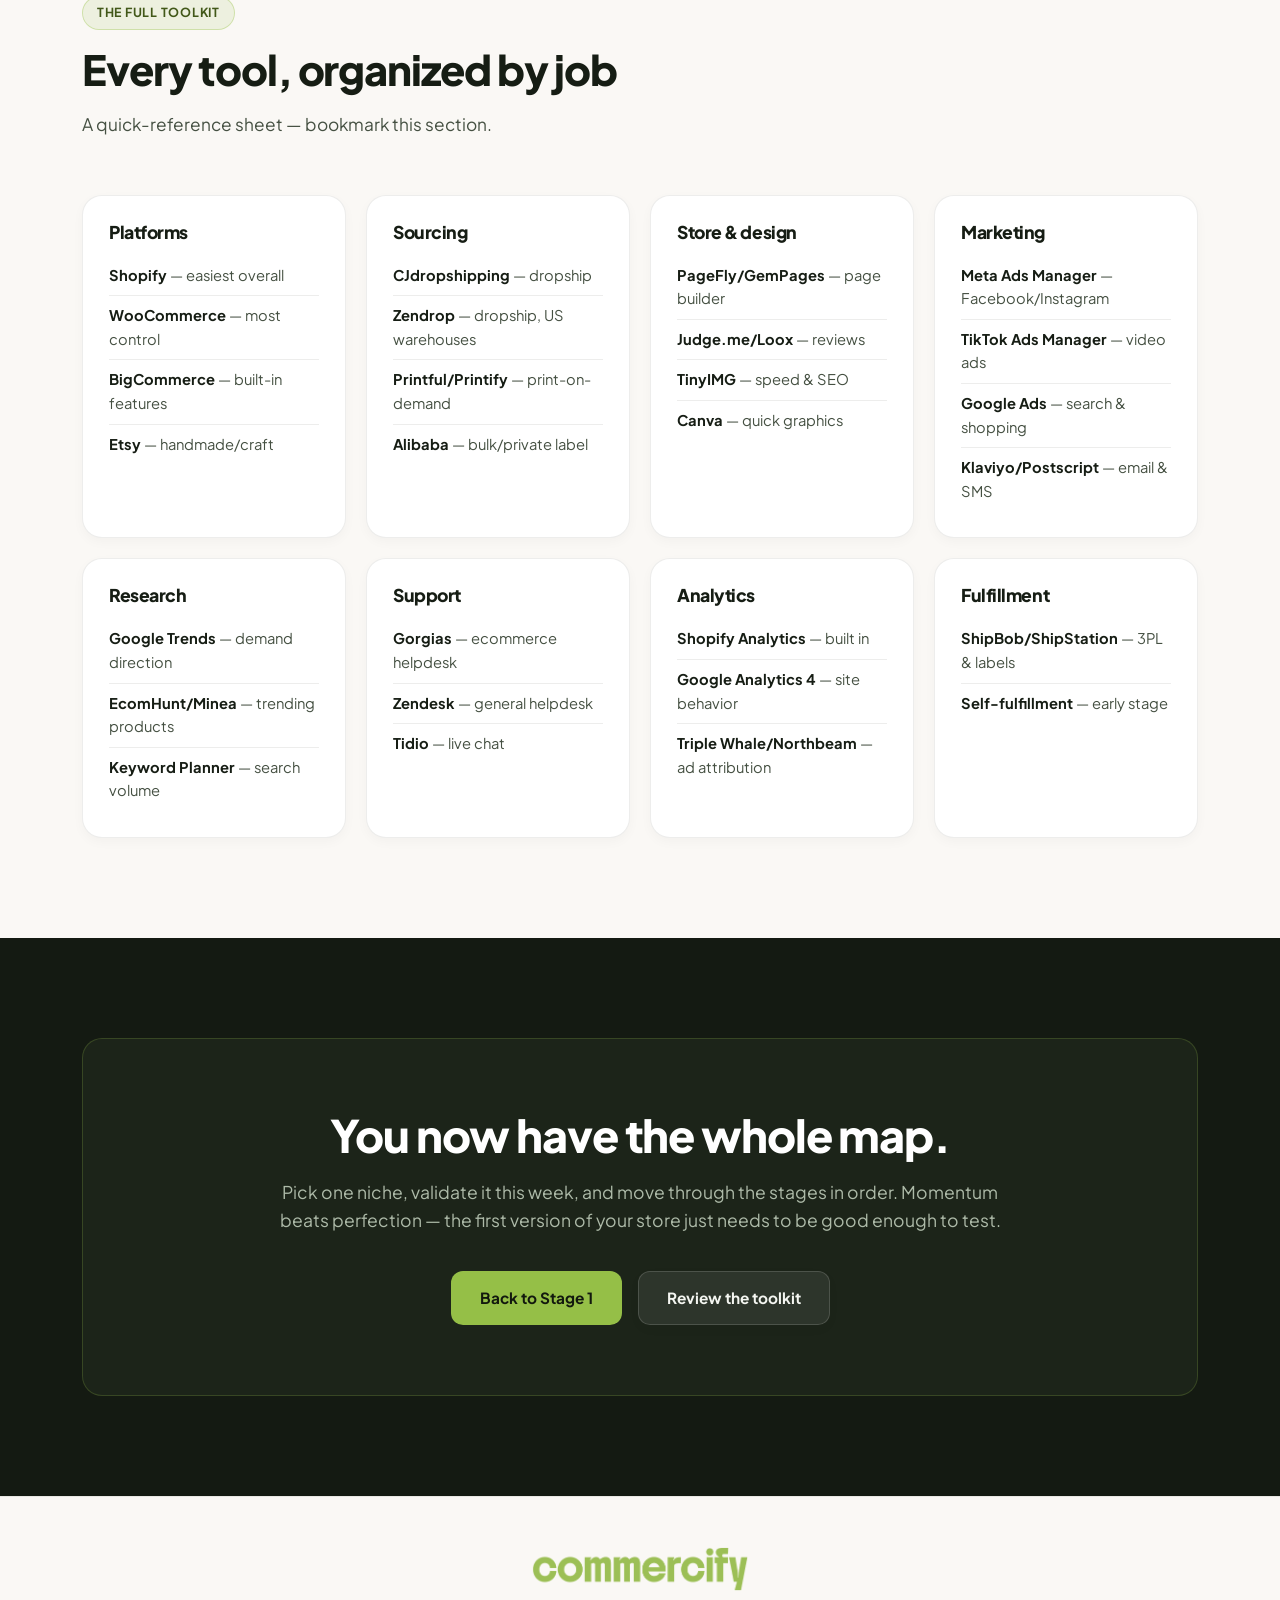
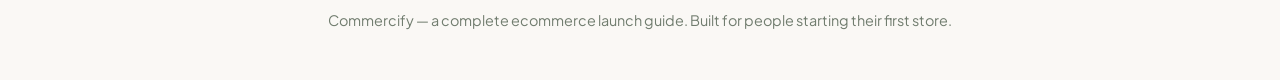
<file: ecommerce-course-guide.html>
<!DOCTYPE html>
<html lang="en">
<head>
<meta charset="UTF-8">
<meta name="viewport" content="width=device-width, initial-scale=1.0">
<title>Commercify — The Complete Ecommerce Launch Guide</title>
<link rel="preconnect" href="https://fonts.googleapis.com">
<link rel="preconnect" href="https://fonts.gstatic.com" crossorigin>
<link href="https://fonts.googleapis.com/css2?family=Plus+Jakarta+Sans:wght@400;500;600;700;800&family=Inter:wght@400;500;600;700&display=swap" rel="stylesheet">
<style>
  :root {
    /* Brand Accent Colorway */
    --accent: #95BF47;
    --accent-dark: #7a9e38;
    --accent-light: rgba(149, 191, 71, 0.12);
    --accent-border: rgba(149, 191, 71, 0.35);
    --accent-glow: rgba(149, 191, 71, 0.25);
    
    /* Pearl Theme Color System */
    --pearl-bg: #FAF8F5;          /* Soft luminous Pearl base */
    --pearl-surface: #FFFFFF;     /* Pure pearl card surface */
    --pearl-alt: #F2F0E8;         /* Slightly deeper pearl background */
    --pearl-card: #FAF9F6;        /* Elevated pearl card */
    --pearl-border: rgba(26, 33, 24, 0.08); /* Clean subtle border */
    --pearl-border-hover: rgba(149, 191, 71, 0.4);
    
    /* Dark Modern Accent System (for contrast sections) */
    --dark-bg: #141A12;           /* Deep rich forest charcoal */
    --dark-surface: #1C2419;      /* Deep pearl dark surface */
    --dark-border: rgba(149, 191, 71, 0.22);
    
    /* Typography / Ink System */
    --ink-primary: #161D14;       /* Deep obsidian charcoal */
    --ink-secondary: #455042;     /* Muted sage charcoal */
    --ink-muted: #707C6E;         /* Soft olive gray */
    --ink-light: #F4F6F1;         /* Light ink for dark sections */
    --ink-light-muted: #ADBAA8;
    
    /* Elevation & Shadows */
    --shadow-sm: 0 4px 12px rgba(22, 29, 20, 0.03);
    --shadow-md: 0 12px 32px -8px rgba(22, 29, 20, 0.06);
    --shadow-lg: 0 20px 48px -12px rgba(22, 29, 20, 0.1);
    --shadow-accent: 0 10px 28px -6px rgba(149, 191, 71, 0.35);
  }

  * { box-sizing: border-box; }
  html { scroll-behavior: smooth; }
  
  body {
    margin: 0;
    font-family: 'Plus Jakarta Sans', 'Inter', -apple-system, BlinkMacSystemFont, sans-serif;
    color: var(--ink-primary);
    background-color: var(--pearl-bg);
    overflow-x: hidden;
    -webkit-font-smoothing: antialiased;
    line-height: 1.6;
  }

  h1, h2, h3, h4, h5 {
    font-family: 'Plus Jakarta Sans', sans-serif;
    margin: 0;
    line-height: 1.15;
    letter-spacing: -0.025em;
    font-weight: 800;
  }

  p { margin: 0; }
  a { color: inherit; text-decoration: none; }
  ul { margin: 0; padding: 0; list-style: none; }

  .wrap { max-width: 1180px; margin: 0 auto; padding: 0 32px; }

  /* ---------- Modern Buttons ---------- */
  .btn {
    position: relative;
    display: inline-flex;
    align-items: center;
    justify-content: center;
    gap: 10px;
    padding: 14px 28px;
    border-radius: 12px;
    font-family: 'Plus Jakarta Sans', sans-serif;
    font-weight: 700;
    font-size: 0.96rem;
    cursor: pointer;
    border: 1px solid transparent;
    transition: all 0.25s cubic-bezier(0.16, 1, 0.3, 1);
    text-decoration: none;
  }

  .btn-primary {
    background-color: var(--accent);
    color: #12180E;
    box-shadow: var(--shadow-accent);
  }
  .btn-primary:hover {
    background-color: var(--accent-dark);
    transform: translateY(-2px);
    box-shadow: 0 14px 32px -4px rgba(149, 191, 71, 0.45);
  }

  .btn-ghost {
    color: var(--ink-primary);
    background: var(--pearl-surface);
    border: 1px solid var(--pearl-border);
    box-shadow: var(--shadow-sm);
  }
  .btn-ghost:hover {
    background: #FFFFFF;
    border-color: var(--accent-border);
    transform: translateY(-2px);
    color: #12180E;
    box-shadow: var(--shadow-md);
  }

  .btn-dark {
    background: var(--accent);
    color: #12180E;
    font-weight: 700;
  }
  .btn-dark:hover {
    background: #a4d44e;
    transform: translateY(-2px);
    box-shadow: 0 12px 28px rgba(149, 191, 71, 0.4);
  }

  /* ---------- Header / Nav ---------- */
  header {
    position: sticky;
    top: 0;
    z-index: 100;
    padding: 16px 0;
  }

  .navbar {
    display: flex;
    align-items: center;
    justify-content: space-between;
    padding: 10px 28px 10px 18px;
    background: rgba(250, 248, 245, 0.88);
    backdrop-filter: blur(20px);
    -webkit-backdrop-filter: blur(20px);
    border: 1px solid var(--pearl-border);
    border-radius: 20px;
    box-shadow: var(--shadow-md);
    transition: all 0.3s ease;
  }

  .brand {
    display: flex;
    align-items: center;
    text-decoration: none;
    padding: 2px 0;
    margin-right: 36px;
  }

  .brand-logo {
    height: 48px;
    width: auto;
    display: block;
    object-fit: contain;
    mix-blend-mode: multiply;
    transition: transform 0.25s cubic-bezier(0.16, 1, 0.3, 1);
  }
  .brand-logo:hover {
    transform: scale(1.04);
  }

  nav ul { display: flex; gap: 24px; }
  nav a {
    font-size: 0.92rem;
    font-weight: 600;
    color: var(--ink-secondary);
    transition: color 0.2s ease;
  }
  nav a:hover { color: var(--ink-primary); }
  .nav-links { display: flex; align-items: center; gap: 28px; }

  /* ---------- Modern Eyebrows & Badges ---------- */
  .eyebrow {
    display: inline-flex;
    align-items: center;
    gap: 8px;
    font-weight: 700;
    font-size: 0.78rem;
    color: #425819;
    background: var(--accent-light);
    border: 1px solid var(--accent-border);
    padding: 6px 14px;
    border-radius: 100px;
    letter-spacing: 0.06em;
    text-transform: uppercase;
    margin-bottom: 16px;
  }

  .kicker {
    display: inline-flex;
    align-items: center;
    gap: 10px;
    font-size: 0.86rem;
    font-weight: 700;
    color: var(--ink-primary);
    background: var(--pearl-surface);
    border: 1px solid var(--pearl-border);
    box-shadow: var(--shadow-sm);
    padding: 8px 18px;
    border-radius: 100px;
    margin-bottom: 24px;
  }
  .kicker-dot {
    width: 8px;
    height: 8px;
    border-radius: 50%;
    background: var(--accent);
    box-shadow: 0 0 10px var(--accent);
    animation: pulseDot 2s infinite ease-in-out;
  }
  @keyframes pulseDot {
    0%, 100% { transform: scale(1); opacity: 1; }
    50% { transform: scale(1.3); opacity: 0.6; }
  }

  /* ---------- Sections ---------- */
  section { position: relative; padding: 100px 0; }
  .section-alt { background-color: var(--pearl-alt); }
  .section-dark {
    background-color: var(--dark-bg);
    color: var(--ink-light);
  }

  .section-head { max-width: 640px; margin-bottom: 56px; }
  .section-head h2 { font-size: clamp(2.0rem, 3.5vw, 2.6rem); color: var(--ink-primary); }
  .section-dark .section-head h2 { color: #FFFFFF; }
  .section-head p { margin-top: 16px; font-size: 1.08rem; line-height: 1.65; color: var(--ink-secondary); }
  .section-dark .section-head p { color: var(--ink-light-muted); }

  /* ---------- Hero Section ---------- */
  .hero { padding: 80px 0 60px; overflow: hidden; }
  .hero-grid { display: grid; grid-template-columns: 1.1fr 0.9fr; gap: 56px; align-items: center; }
  
  .hero h1 {
    font-size: clamp(2.6rem, 5vw, 3.8rem);
    color: var(--ink-primary);
    letter-spacing: -0.035em;
  }
  .hero h1 span {
    color: #486318;
    position: relative;
    display: inline-block;
    background: linear-gradient(135deg, #7a9e38 0%, #4a661b 100%);
    -webkit-background-clip: text;
    -webkit-text-fill-color: transparent;
  }
  
  .hero p.lead {
    margin-top: 22px;
    font-size: 1.15rem;
    line-height: 1.7;
    color: var(--ink-secondary);
    max-width: 52ch;
  }

  .hero-actions { margin-top: 36px; display: flex; gap: 16px; flex-wrap: wrap; }
  
  .hero-stats {
    display: flex;
    gap: 36px;
    margin-top: 48px;
    padding-top: 32px;
    border-top: 1px solid var(--pearl-border);
  }
  .hero-stats div strong {
    display: block;
    font-family: 'Plus Jakarta Sans', sans-serif;
    font-size: 1.8rem;
    font-weight: 800;
    color: var(--ink-primary);
  }
  .hero-stats div span { font-size: 0.88rem; font-weight: 500; color: var(--ink-muted); }

  /* Modern Tech Hero Graphic */
  .hero-art {
    position: relative;
    height: 440px;
    display: flex;
    align-items: center;
    justify-content: center;
  }
  
  .hero-glow {
    position: absolute;
    width: 320px;
    height: 320px;
    border-radius: 50%;
    background: radial-gradient(circle, rgba(149, 191, 71, 0.28) 0%, rgba(149, 191, 71, 0) 70%);
    filter: blur(40px);
    z-index: 0;
    animation: pulseGlow 6s infinite ease-in-out;
  }
  @keyframes pulseGlow {
    0%, 100% { opacity: 0.6; transform: scale(1); }
    50% { opacity: 1; transform: scale(1.15); }
  }

  .hero-card-stack {
    position: relative;
    width: 100%;
    max-width: 400px;
    z-index: 1;
  }

  .dashboard-mockup {
    background: var(--pearl-surface);
    border: 1px solid var(--pearl-border);
    border-radius: 24px;
    padding: 28px;
    box-shadow: var(--shadow-lg);
    transition: transform 0.4s cubic-bezier(0.16, 1, 0.3, 1);
  }
  .dashboard-mockup:hover { transform: translateY(-6px); }

  .dash-header {
    display: flex;
    align-items: center;
    justify-content: space-between;
    margin-bottom: 20px;
  }
  .dash-badge {
    background: var(--accent-light);
    color: #425819;
    border: 1px solid var(--accent-border);
    padding: 4px 10px;
    border-radius: 100px;
    font-size: 0.78rem;
    font-weight: 700;
  }

  .dash-stat-main {
    font-size: 2.2rem;
    font-weight: 800;
    color: var(--ink-primary);
    margin-bottom: 4px;
  }
  .dash-stat-sub { font-size: 0.85rem; color: #425819; font-weight: 600; }

  .dash-chart {
    height: 90px;
    margin: 20px 0 10px;
    display: flex;
    align-items: flex-end;
    gap: 8px;
  }
  .chart-bar {
    flex: 1;
    background: var(--pearl-alt);
    border-radius: 6px;
    transition: height 0.6s cubic-bezier(0.16, 1, 0.3, 1);
  }
  .chart-bar.active { background: var(--accent); }

  .floating-badge {
    position: absolute;
    background: var(--pearl-surface);
    border: 1px solid var(--pearl-border);
    padding: 12px 18px;
    border-radius: 16px;
    box-shadow: var(--shadow-md);
    display: flex;
    align-items: center;
    gap: 12px;
    font-size: 0.88rem;
    font-weight: 700;
    z-index: 2;
    animation: floatModern 5s infinite ease-in-out;
  }
  .fb-1 { top: -20px; right: -20px; animation-delay: 0s; }
  .fb-2 { bottom: -20px; left: -20px; animation-delay: 2.5s; }

  @keyframes floatModern {
    0%, 100% { transform: translateY(0); }
    50% { transform: translateY(-10px); }
  }

  .icon-circle {
    width: 34px;
    height: 34px;
    border-radius: 10px;
    background: var(--accent-light);
    color: #3b5015;
    display: flex;
    align-items: center;
    justify-content: center;
    font-size: 1.1rem;
  }

  /* ---------- Modern Pearl Cards ---------- */
  .card, .glass {
    background: var(--pearl-surface);
    border: 1px solid var(--pearl-border);
    border-radius: 20px;
    padding: 32px;
    box-shadow: var(--shadow-sm);
    transition: all 0.35s cubic-bezier(0.16, 1, 0.3, 1);
    position: relative;
  }

  .card:hover, .glass:hover {
    transform: translateY(-4px);
    border-color: var(--pearl-border-hover);
    box-shadow: var(--shadow-md), 0 0 20px rgba(149, 191, 71, 0.12);
  }

  .section-dark .card, .section-dark .glass {
    background: var(--dark-surface);
    border-color: var(--dark-border);
    color: var(--ink-light);
    box-shadow: none;
  }
  .section-dark .card:hover, .section-dark .glass:hover {
    border-color: var(--accent);
    box-shadow: 0 12px 32px rgba(0, 0, 0, 0.4), 0 0 24px rgba(149, 191, 71, 0.15);
  }

  /* ---------- Steps & Timeline ---------- */
  .step {
    display: grid;
    grid-template-columns: 80px 1fr;
    gap: 32px;
    padding: 36px 40px;
    margin-bottom: 24px;
  }
  
  .step-num .orb {
    width: 56px;
    height: 56px;
    border-radius: 16px;
    display: flex;
    align-items: center;
    justify-content: center;
    font-family: 'Plus Jakarta Sans', sans-serif;
    font-weight: 800;
    font-size: 1.4rem;
    color: #12180E;
    background: var(--accent);
    box-shadow: var(--shadow-accent);
  }

  .step h3 { font-size: 1.4rem; color: var(--ink-primary); margin-bottom: 12px; }
  .step .step-body p { color: var(--ink-secondary); line-height: 1.7; margin-bottom: 14px; font-size: 1.02rem; }
  .step .step-body p:last-child { margin-bottom: 0; }

  /* ---------- Pills & Tags ---------- */
  .tool-row { display: flex; gap: 10px; flex-wrap: wrap; margin-top: 18px; }
  .pill {
    font-size: 0.86rem;
    font-weight: 600;
    padding: 8px 16px;
    border-radius: 100px;
    background: var(--pearl-alt);
    border: 1px solid var(--pearl-border);
    color: var(--ink-primary);
  }
  .pill.g { background: var(--accent-light); border-color: var(--accent-border); color: #3b5015; }
  .section-dark .pill { background: rgba(255, 255, 255, 0.08); border-color: rgba(255, 255, 255, 0.12); color: var(--ink-light); }

  .tag {
    font-size: 0.78rem;
    font-weight: 800;
    color: #425819;
    letter-spacing: 0.05em;
    margin-bottom: 10px;
    display: inline-block;
    text-transform: uppercase;
  }

  .callout {
    margin-top: 20px;
    padding: 18px 24px;
    border-radius: 14px;
    background: var(--accent-light);
    border-left: 4px solid var(--accent);
    font-size: 0.98rem;
    color: #2b3b10;
    font-weight: 500;
    line-height: 1.6;
  }

  /* ---------- Grids ---------- */
  .grid3 { display: grid; grid-template-columns: repeat(3, 1fr); gap: 24px; }
  .grid2 { display: grid; grid-template-columns: repeat(2, 1fr); gap: 24px; }
  
  .card h4 { font-size: 1.2rem; color: var(--ink-primary); margin-bottom: 12px; }
  .section-dark .card h4 { color: #FFFFFF; }
  .card p { font-size: 0.98rem; line-height: 1.65; color: var(--ink-secondary); }
  .section-dark .card p { color: var(--ink-light-muted); }

  /* ---------- Tables ---------- */
  .table-wrap { overflow-x: auto; padding: 0; }
  table { width: 100%; border-collapse: collapse; min-width: 640px; }
  th, td { text-align: left; padding: 18px 24px; font-size: 0.96rem; }
  thead th {
    font-family: 'Plus Jakarta Sans', sans-serif;
    font-weight: 700;
    color: var(--ink-primary);
    border-bottom: 2px solid var(--pearl-border);
    background: var(--pearl-alt);
  }
  tbody tr:not(:last-child) td { border-bottom: 1px solid var(--pearl-border); }
  tbody td { color: var(--ink-secondary); }
  tbody td:first-child { font-weight: 700; color: var(--ink-primary); }

  /* ---------- Toolkit ---------- */
  .toolkit-grid { display: grid; grid-template-columns: repeat(4, 1fr); gap: 20px; }
  .tool-card { padding: 26px; }
  .tool-card h5 { font-size: 1.1rem; color: var(--ink-primary); margin-bottom: 14px; }
  .tool-card ul li {
    font-size: 0.92rem;
    padding: 8px 0;
    color: var(--ink-secondary);
    border-bottom: 1px solid var(--pearl-border);
  }
  .tool-card ul li:last-child { border-bottom: none; }
  .tool-card ul li b { color: var(--ink-primary); }

  /* ---------- Math Box ---------- */
  .math-grid { display: grid; grid-template-columns: 1fr 1fr; gap: 36px; align-items: center; }
  .math-box { padding: 36px; }
  .math-row {
    display: flex;
    justify-content: space-between;
    padding: 14px 0;
    border-bottom: 1px solid var(--pearl-border);
    font-size: 1.02rem;
  }
  .math-row:last-child {
    border-bottom: none;
    font-weight: 800;
    color: var(--accent);
    font-size: 1.25rem;
    padding-top: 18px;
  }
  .math-row span:first-child { color: var(--ink-secondary); }

  /* ---------- Mistakes ---------- */
  .mistake {
    display: flex;
    gap: 20px;
    align-items: center;
    padding: 22px 28px;
    margin-bottom: 16px;
  }
  .mistake .x {
    flex-shrink: 0;
    width: 36px;
    height: 36px;
    border-radius: 10px;
    background: rgba(220, 53, 69, 0.1);
    color: #dc3545;
    display: flex;
    align-items: center;
    justify-content: center;
    font-weight: 800;
    font-size: 1.1rem;
  }
  .mistake b { color: var(--ink-primary); }

  /* ---------- Final CTA ---------- */
  .final-cta { text-align: center; padding: 70px 48px; }
  .final-cta h2 { color: #FFFFFF; font-size: clamp(2.0rem, 3.6vw, 2.8rem); }
  .final-cta p { color: var(--ink-light-muted); margin-top: 18px; font-size: 1.1rem; max-width: 56ch; margin-left: auto; margin-right: auto; }
  .final-actions { margin-top: 36px; display: flex; gap: 16px; justify-content: center; flex-wrap: wrap; }

  footer {
    padding: 48px 0;
    text-align: center;
    color: var(--ink-muted);
    font-size: 0.9rem;
    border-top: 1px solid var(--pearl-border);
  }

  /* ---------- Scroll Animations ---------- */
  .animate {
    opacity: 0;
    transform: translateY(30px);
    transition: opacity 0.7s cubic-bezier(0.16, 1, 0.3, 1), transform 0.7s cubic-bezier(0.16, 1, 0.3, 1);
  }
  .animate.visible {
    opacity: 1;
    transform: translateY(0);
  }
  .delay-1 { transition-delay: 0.1s; }
  .delay-2 { transition-delay: 0.2s; }
  .delay-3 { transition-delay: 0.3s; }

  @media (max-width: 900px) {
    .hero-grid { grid-template-columns: 1fr; }
    .hero-art { height: 360px; }
    .grid3 { grid-template-columns: 1fr 1fr; }
    .toolkit-grid { grid-template-columns: 1fr 1fr; }
    .math-grid { grid-template-columns: 1fr; }
    .nav-links { display: none; }
  }
  @media (max-width: 600px) {
    .wrap { padding: 0 20px; }
    .step { grid-template-columns: 1fr; padding: 28px 24px; gap: 16px; }
    .grid3 { grid-template-columns: 1fr; }
    .grid2 { grid-template-columns: 1fr; }
    .toolkit-grid { grid-template-columns: 1fr; }
  }
</style>
</head>
<body>

<header>
  <div class="wrap">
    <div class="navbar">
      <a href="index.html" class="brand"><img src="images/logo.png" alt="Commercify" class="brand-logo"></a>
      <div class="nav-links">
        <nav><ul>
          <li><a href="#niche">Niche</a></li>
          <li><a href="#platform">Platform</a></li>
          <li><a href="#sourcing">Sourcing</a></li>
          <li><a href="#build">Build</a></li>
          <li><a href="#ads">Advertise</a></li>
          <li><a href="#scale">Scale</a></li>
          <li><a href="#toolkit">Toolkit</a></li>
        </ul></nav>
        <a href="#niche" class="btn btn-primary" style="padding:10px 22px; font-size:0.9rem;">Start the guide</a>
        <a href="videos.html" class="btn btn-ghost" style="padding:10px 22px; font-size:0.9rem;">🎥 Best videos</a>
      </div>
    </div>
  </div>
</header>

<section class="hero">
  <div class="wrap hero-grid">
    <div class="animate">
      <div class="kicker"><span class="kicker-dot"></span> A complete, start-to-profit walkthrough</div>
      <h1>Build an online store that people actually <span>buy from.</span></h1>
      <p class="lead">This is the full path from a blank page to a store making sales: how to pick a niche worth building on, which platform and suppliers to use, how to build a store that converts, and exactly where to spend your first ad dollars.</p>
      <div class="hero-actions">
        <a href="#niche" class="btn btn-primary">Start with Step 1 →</a>
        <a href="#toolkit" class="btn btn-ghost">Jump to the toolkit</a>
      </div>
      <div class="hero-stats">
        <div><strong>6</strong><span>stages, start to scale</span></div>
        <div><strong>30+</strong><span>tools &amp; platforms compared</span></div>
        <div><strong>0</strong><span>fluff — just the steps</span></div>
      </div>
    </div>
    <div class="hero-art animate delay-1">
      <div class="hero-glow"></div>
      <div class="hero-card-stack">
        <!-- Floating Badge 1 -->
        <div class="floating-badge fb-1">
          <div class="icon-circle">🚀</div>
          <div>
            <div style="font-size:0.75rem; color:var(--ink-muted); font-weight:600;">STATUS</div>
            <div style="color:var(--ink-primary);">Store Live &amp; Sales Active</div>
          </div>
        </div>

        <!-- Main Dashboard Card -->
        <div class="dashboard-mockup">
          <div class="dash-header">
            <img src="images/logo.png" alt="Commercify" style="height:28px; mix-blend-mode:multiply;">
            <span class="dash-badge">+142% Revenue</span>
          </div>
          <div class="dash-stat-main">$14,890.00</div>
          <div class="dash-stat-sub">↑ 342 orders this month</div>
          <div class="dash-chart">
            <div class="chart-bar" style="height:35%;"></div>
            <div class="chart-bar" style="height:50%;"></div>
            <div class="chart-bar" style="height:40%;"></div>
            <div class="chart-bar" style="height:65%;"></div>
            <div class="chart-bar" style="height:55%;"></div>
            <div class="chart-bar active" style="height:90%;"></div>
            <div class="chart-bar active" style="height:100%;"></div>
          </div>
        </div>

        <!-- Floating Badge 2 -->
        <div class="floating-badge fb-2">
          <div class="icon-circle">⚡</div>
          <div>
            <div style="font-size:0.75rem; color:var(--ink-muted); font-weight:600;">CONVERSION RATE</div>
            <div style="color:var(--ink-primary);">3.8% (Top 10% Tier)</div>
          </div>
        </div>
      </div>
    </div>
  </div>
</section>

<!-- ================= NICHE ================= -->
<section class="section-alt" id="niche">
  <div class="wrap">
    <div class="section-head animate">
      <span class="eyebrow">STAGE 1 OF 6</span>
      <h2>Find a niche worth building a store around</h2>
      <p>The single biggest reason stores fail isn't ads or design — it's picking a product nobody was actively looking for. Validate demand before you build anything.</p>
    </div>

    <div class="step glass animate">
      <div class="step-num"><div class="orb">1</div></div>
      <div class="step-body">
        <h3>Start from a problem, not a product</h3>
        <p>Products that sell solve a specific, recurring annoyance — they make something easier, faster, cheaper, or more comfortable. Instead of asking "what's trending," ask "what do people complain about, work around, or buy repeatedly?" Good sources: Reddit and Facebook group complaints in a hobby you know, Amazon reviews on adjacent products (read the 3-star reviews — that's where the unmet need lives), and returning-customer categories like pet care, home organization, and personal wellness.</p>
        <p>Favor niches with a <b>reason to exist beyond price</b> — a story, a use-case, or a specific audience (e.g. "desk setups for small apartments" beats generic "home office supplies").</p>
      </div>
    </div>

    <div class="step glass animate">
      <div class="step-num"><div class="orb">2</div></div>
      <div class="step-body">
        <h3>Check that the demand is real</h3>
        <p>Before committing, size the market with free and low-cost tools:</p>
        <div class="tool-row">
          <span class="pill">Google Trends — is interest flat, rising, or seasonal?</span>
          <span class="pill">Google Keyword Planner — monthly search volume</span>
          <span class="pill">Amazon Best Sellers &amp; Movers &amp; Shakers</span>
          <span class="pill">TikTok &amp; Instagram hashtag view counts</span>
          <span class="pill">EcomHunt / Minea — trending product feeds</span>
        </div>
        <div class="callout">Rule of thumb: you want steady or rising interest, not a single viral spike. A spike means you're already late; a steady climb means there's room to build a brand around it.</div>
      </div>
    </div>

    <div class="step glass animate">
      <div class="step-num"><div class="orb">3</div></div>
      <div class="step-body">
        <h3>Do the margin math before you fall in love with it</h3>
        <p>A niche only works if the numbers work. As a starting filter: your product should sell for at least <b>3–4× your landed cost</b> (product + shipping + packaging), so there's room left for ads, platform fees, and returns after you pay for the item itself.</p>
        <p>Avoid: fragile items (high return/breakage rates), anything trademarked or brand-restricted, anything requiring certification (electronics, cosmetics, kids' products) unless you're prepared for the compliance work, and pure commodity items you can't differentiate from a marketplace listing.</p>
      </div>
    </div>
  </div>
</section>

<!-- ================= PLATFORM ================= -->
<section id="platform">
  <div class="wrap">
    <div class="section-head animate">
      <span class="eyebrow">STAGE 2 OF 6</span>
      <h2>Choose the platform your store lives on</h2>
      <p>There's no single "best" platform — only the best fit for your technical comfort, budget, and how much control you want.</p>
    </div>

    <div class="glass table-wrap animate">
      <table>
        <thead>
          <tr><th>Platform</th><th>Best for</th><th>Monthly cost</th><th>Trade-off</th></tr>
        </thead>
        <tbody>
          <tr><td>Shopify</td><td>Beginners who want the fastest path to a working store</td><td>~$25–$65+</td><td>Easiest setup and huge app ecosystem, but app costs add up</td></tr>
          <tr><td>WooCommerce</td><td>People comfortable with WordPress who want full control</td><td>Hosting only, ~$10–$30</td><td>Cheaper long-term, more setup and maintenance work</td></tr>
          <tr><td>BigCommerce</td><td>Stores that want built-in features without stacking apps</td><td>~$29–$79+</td><td>Fewer themes than Shopify, steeper learning curve</td></tr>
          <tr><td>Etsy</td><td>Handmade, vintage, or craft-style products</td><td>Listing + sale fees only</td><td>Built-in traffic, but you don't own the customer relationship</td></tr>
          <tr><td>TikTok Shop / Amazon</td><td>Riding existing marketplace traffic</td><td>Referral fees per sale</td><td>Fast distribution, but you're competing on price inside their walls</td></tr>
        </tbody>
      </table>
    </div>
    <div class="callout animate" style="margin-top:24px;">If this is your first store: start on <b>Shopify</b>. The goal early on is testing whether the niche and offer work — not fighting your website builder. You can always migrate or add a marketplace channel once you have traction.</div>
  </div>
</section>

<!-- ================= SOURCING ================= -->
<section class="section-alt" id="sourcing">
  <div class="wrap">
    <div class="section-head animate">
      <span class="eyebrow">STAGE 3 OF 6</span>
      <h2>Source products you can actually stand behind</h2>
      <p>How you source shapes your margins, your shipping times, and how much you can differentiate from every other store selling the same thing.</p>
    </div>

    <div class="grid3">
      <div class="glass card animate">
        <span class="tag">FASTEST TO START</span>
        <h4>Dropshipping</h4>
        <p>You list products a supplier ships directly to customers. Low upfront cost, but thinner margins and less quality control.</p>
        <div class="tool-row"><span class="pill g">CJdropshipping</span><span class="pill g">Zendrop</span><span class="pill g">Spocket (US/EU)</span></div>
      </div>
      <div class="glass card animate delay-1">
        <span class="tag">CUSTOM &amp; BRANDED</span>
        <h4>Print-on-demand</h4>
        <p>Your own designs printed on blanks (apparel, mugs, posters) only when a customer orders. Great for creators and niche audiences.</p>
        <div class="tool-row"><span class="pill g">Printful</span><span class="pill g">Printify</span></div>
      </div>
      <div class="glass card animate delay-2">
        <span class="tag">BEST MARGINS AT SCALE</span>
        <h4>Private label / wholesale</h4>
        <p>Buy in bulk from a manufacturer, often under your own branding. Higher upfront cost and MOQs, but the strongest margins and most control.</p>
        <div class="tool-row"><span class="pill g">Alibaba</span><span class="pill g">Local manufacturers</span><span class="pill g">Trade shows</span></div>
      </div>
    </div>

    <div class="glass animate" style="margin-top:26px;">
      <h3 style="font-size:1.25rem; margin-bottom:14px;">Before you commit to any supplier</h3>
      <div class="tool-row">
        <span class="pill">Order a sample yourself — check quality and real shipping time</span>
        <span class="pill">Ask for their defect/return rate</span>
        <span class="pill">Get landed cost in writing (product + freight + duties)</span>
        <span class="pill">Confirm packaging can carry your branding</span>
      </div>
    </div>
  </div>
</section>

<!-- ================= BUILD ================= -->
<section id="build">
  <div class="wrap">
    <div class="section-head animate">
      <span class="eyebrow">STAGE 4 OF 6</span>
      <h2>Build a store that converts, not just one that exists</h2>
      <p>A store's job is to remove doubt. Every element on the page should make a visitor more confident about buying, not just look nice.</p>
    </div>

    <div class="grid2">
      <div class="glass card animate">
        <h4>The non-negotiable pages</h4>
        <p>Home, a product page with real photos and a clear return policy, an About page that explains who's behind the store, a visible shipping/returns page, and a contact method that isn't just a form. Stores that skip these lose sales to doubt, not to competitors.</p>
      </div>
      <div class="glass card animate delay-1">
        <h4>Speed beats decoration</h4>
        <p>Every extra app and oversized image slows your store down, and slow stores lose mobile buyers before the page even finishes loading. Pick a lightweight theme, compress images, and only install apps that earn their keep.</p>
      </div>
      <div class="glass card animate">
        <h4>Trust signals, placed deliberately</h4>
        <p>Real customer photos and reviews near the buy button, a clearly stated return window, secure-checkout badges, and honest shipping-time estimates all reduce the "is this legit?" hesitation that kills first-time orders.</p>
      </div>
      <div class="glass card animate delay-1">
        <h4>One clear next step per page</h4>
        <p>Don't compete your own "Add to cart" button against five other calls to action. Every page should point toward one obvious next step.</p>
      </div>
    </div>

    <h3 class="animate" style="margin-top:44px; margin-bottom:20px; color:var(--ink-primary); font-size:1.3rem;">Tools worth installing</h3>
    <div class="tool-row animate">
      <span class="pill">Judge.me / Loox — reviews with photos</span>
      <span class="pill">Klaviyo / Privy — email capture &amp; popups</span>
      <span class="pill">PageFly / GemPages — landing page builder</span>
      <span class="pill">TinyIMG — image compression &amp; SEO</span>
      <span class="pill">Gorgias — shared customer inbox</span>
    </div>
  </div>
</section>

<!-- ================= ADS ================= -->
<section class="section-dark" id="ads">
  <div class="wrap">
    <div class="section-head animate">
      <span class="eyebrow" style="background:rgba(149, 191, 71, 0.15); color:var(--accent); border-color:rgba(149, 191, 71, 0.3);">STAGE 5 OF 6</span>
      <h2>Get your first customers</h2>
      <p>Every channel below plays a different role. Beginners usually get the best return picking one paid channel plus one organic channel, rather than spreading thin across all of them.</p>
    </div>

    <div class="grid3">
      <div class="glass card animate">
        <span class="tag" style="color:var(--accent);">BEST FOR TESTING A NEW PRODUCT</span>
        <h4>Meta Ads (Facebook &amp; Instagram)</h4>
        <p>Deep targeting and a mature ad system make this the default starting point for cold traffic. Success depends heavily on the creative — plan to test several ad angles, not just one.</p>
      </div>
      <div class="glass card animate delay-1">
        <span class="tag" style="color:var(--accent);">BEST FOR VISUAL, TREND-LED PRODUCTS</span>
        <h4>TikTok Ads &amp; Spark Ads</h4>
        <p>Rewards native, unpolished-feeling video over traditional ad production. Works especially well for products that demonstrate well in 15–30 seconds.</p>
      </div>
      <div class="glass card animate delay-2">
        <span class="tag" style="color:var(--accent);">BEST FOR CAPTURING INTENT</span>
        <h4>Google Search &amp; Shopping Ads</h4>
        <p>Catches people already searching for what you sell. Lower volume than social early on, but often the highest intent-to-purchase per click.</p>
      </div>
      <div class="glass card animate">
        <span class="tag" style="color:var(--accent);">SLOWER, BUT FREE</span>
        <h4>Organic content (TikTok, Reels, Pinterest)</h4>
        <p>Consistent posting builds a following that reduces your dependence on ad spend over time. Treat it as a compounding asset, not a quick win.</p>
      </div>
      <div class="glass card animate delay-1">
        <span class="tag" style="color:var(--accent);">CHEAPEST SALES YOU'EVER MAKE</span>
        <h4>Email &amp; SMS (Klaviyo, Postscript)</h4>
        <p>Abandoned-cart flows and welcome series recover revenue you already paid to earn. Set these up before you scale ad spend — they pay for themselves.</p>
      </div>
      <div class="glass card animate delay-2">
        <span class="tag" style="color:var(--accent);">TRUST BY PROXY</span>
        <h4>Micro-influencer &amp; UGC seeding</h4>
        <p>Sending free product to a handful of small, relevant creators often produces better cost-per-sale than a single big-name partnership, and gives you authentic footage to reuse in ads.</p>
      </div>
    </div>

    <div class="glass animate" style="margin-top:30px; padding:30px 34px;">
      <h3 style="font-size:1.2rem; margin-bottom:14px; color:#fff;">A simple starting budget split</h3>
      <div class="tool-row">
        <span class="pill">60% → Meta or TikTok ads (find what converts)</span>
        <span class="pill">20% → Email/SMS tools &amp; flows</span>
        <span class="pill">20% → Product seeding to micro-creators</span>
      </div>
    </div>
  </div>
</section>

<!-- ================= MONEY MATH ================= -->
<section class="section-alt">
  <div class="wrap">
    <div class="section-head animate">
      <span class="eyebrow">HOW THE MONEY ACTUALLY WORKS</span>
      <h2>A simple, honest profit example</h2>
      <p>This is illustrative, not a promise — real numbers vary by niche and ad performance. But this is the math you should be running on your own product before scaling.</p>
    </div>
    <div class="math-grid">
      <div class="glass math-box animate">
        <div class="math-row"><span>Sale price</span><span>$39.00</span></div>
        <div class="math-row"><span>Product + shipping (landed cost)</span><span>-$9.50</span></div>
        <div class="math-row"><span>Platform &amp; payment fees (~4%)</span><span>-$1.56</span></div>
        <div class="math-row"><span>Ad cost to acquire this sale</span><span>-$14.00</span></div>
        <div class="math-row"><span>Net profit per order</span><span>$13.94</span></div>
      </div>
      <div class="animate delay-1">
        <h3 style="color:var(--ink-primary); font-size:1.3rem; margin-bottom:16px;">Why this matters before you scale</h3>
        <p style="color:var(--ink-secondary); line-height:1.7; font-size:1.05rem;">If your ad cost per sale creeps above what's left after product and fees, you're paying to lose money — no amount of "just get more traffic" fixes that. Track this number weekly. The stores that survive are the ones that fix a broken margin before scaling spend, not after.</p>
      </div>
    </div>
  </div>
</section>

<!-- ================= SCALE ================= -->
<section id="scale">
  <div class="wrap">
    <div class="section-head animate">
      <span class="eyebrow">STAGE 6 OF 6</span>
      <h2>Operate smoothly, then scale</h2>
      <p>Once orders are steady, the job shifts from "get any sale" to "get sales efficiently and keep customers coming back."</p>
    </div>
    <div class="grid2">
      <div class="glass card animate">
        <h4>Fulfillment</h4>
        <p>Self-fulfilling gives you control and higher margins early on. Once volume is consistent, a 3PL (third-party logistics warehouse) frees your time and often gets faster shipping rates than you can alone.</p>
      </div>
      <div class="glass card animate delay-1">
        <h4>Customer service</h4>
        <p>Route every channel — email, DMs, chat — into one shared inbox (Gorgias, Zendesk) so nothing gets missed. Fast responses to shipping questions prevent most chargebacks before they happen.</p>
      </div>
      <div class="glass card animate">
        <h4>Know your numbers</h4>
        <p>Track customer acquisition cost (CAC), average order value (AOV), and customer lifetime value (LTV) — not just revenue. A store growing revenue while LTV shrinks is quietly getting weaker.</p>
      </div>
      <div class="glass card animate delay-1">
        <h4>Reinvest with intent</h4>
        <p>Put early profit into: a second and third best-selling product, better creative testing, and retention (email flows, loyalty perks) — in that order. New customers get expensive; existing customers are your cheapest growth.</p>
      </div>
    </div>
  </div>
</section>

<!-- ================= MISTAKES ================= -->
<section class="section-alt">
  <div class="wrap">
    <div class="section-head animate">
      <span class="eyebrow">SKIP THESE</span>
      <h2>The mistakes that quietly sink new stores</h2>
    </div>
    <div class="mistake glass animate"><div class="x">✕</div><div><b>Launching with an untested niche.</b> No amount of good design or ad budget fixes a product nobody wanted in the first place.</div></div>
    <div class="mistake glass animate delay-1"><div class="x">✕</div><div><b>Chasing every trending product.</b> Constant pivoting means you never build the brand recognition or reviews that make later sales easier.</div></div>
    <div class="mistake glass animate delay-2"><div class="x">✕</div><div><b>Skipping the margin math.</b> A cheap-looking product with thin margins can't survive ad costs or a return.</div></div>
    <div class="mistake glass animate"><div class="x">✕</div><div><b>Scaling ad spend before the store converts.</b> More traffic to a leaky page just means losing money faster.</div></div>
    <div class="mistake glass animate delay-1"><div class="x">✕</div><div><b>Ignoring email/SMS.</b> These are the highest-margin sales you'll ever make, and most beginners never turn them on.</div></div>
  </div>
</section>

<!-- ================= TOOLKIT ================= -->
<section id="toolkit">
  <div class="wrap">
    <div class="section-head animate">
      <span class="eyebrow">THE FULL TOOLKIT</span>
      <h2>Every tool, organized by job</h2>
      <p>A quick-reference sheet — bookmark this section.</p>
    </div>
    <div class="toolkit-grid">
      <div class="glass tool-card animate">
        <h5>Platforms</h5>
        <ul>
          <li><b>Shopify</b> — easiest overall</li>
          <li><b>WooCommerce</b> — most control</li>
          <li><b>BigCommerce</b> — built-in features</li>
          <li><b>Etsy</b> — handmade/craft</li>
        </ul>
      </div>
      <div class="glass tool-card animate delay-1">
        <h5>Sourcing</h5>
        <ul>
          <li><b>CJdropshipping</b> — dropship</li>
          <li><b>Zendrop</b> — dropship, US warehouses</li>
          <li><b>Printful/Printify</b> — print-on-demand</li>
          <li><b>Alibaba</b> — bulk/private label</li>
        </ul>
      </div>
      <div class="glass tool-card animate delay-2">
        <h5>Store &amp; design</h5>
        <ul>
          <li><b>PageFly/GemPages</b> — page builder</li>
          <li><b>Judge.me/Loox</b> — reviews</li>
          <li><b>TinyIMG</b> — speed &amp; SEO</li>
          <li><b>Canva</b> — quick graphics</li>
        </ul>
      </div>
      <div class="glass tool-card animate delay-3">
        <h5>Marketing</h5>
        <ul>
          <li><b>Meta Ads Manager</b> — Facebook/Instagram</li>
          <li><b>TikTok Ads Manager</b> — video ads</li>
          <li><b>Google Ads</b> — search &amp; shopping</li>
          <li><b>Klaviyo/Postscript</b> — email &amp; SMS</li>
        </ul>
      </div>
      <div class="glass tool-card animate">
        <h5>Research</h5>
        <ul>
          <li><b>Google Trends</b> — demand direction</li>
          <li><b>EcomHunt/Minea</b> — trending products</li>
          <li><b>Keyword Planner</b> — search volume</li>
        </ul>
      </div>
      <div class="glass tool-card animate delay-1">
        <h5>Support</h5>
        <ul>
          <li><b>Gorgias</b> — ecommerce helpdesk</li>
          <li><b>Zendesk</b> — general helpdesk</li>
          <li><b>Tidio</b> — live chat</li>
        </ul>
      </div>
      <div class="glass tool-card animate delay-2">
        <h5>Analytics</h5>
        <ul>
          <li><b>Shopify Analytics</b> — built in</li>
          <li><b>Google Analytics 4</b> — site behavior</li>
          <li><b>Triple Whale/Northbeam</b> — ad attribution</li>
        </ul>
      </div>
      <div class="glass tool-card animate delay-3">
        <h5>Fulfillment</h5>
        <ul>
          <li><b>ShipBob/ShipStation</b> — 3PL &amp; labels</li>
          <li><b>Self-fulfillment</b> — early stage</li>
        </ul>
      </div>
    </div>
  </div>
</section>

<!-- ================= FINAL CTA ================= -->
<section class="section-dark">
  <div class="wrap">
    <div class="glass final-cta animate" style="background:var(--dark-surface);">
      <h2>You now have the whole map.</h2>
      <p>Pick one niche, validate it this week, and move through the stages in order. Momentum beats perfection — the first version of your store just needs to be good enough to test.</p>
      <div class="final-actions">
        <a href="#niche" class="btn btn-dark">Back to Stage 1</a>
        <a href="#toolkit" class="btn btn-ghost" style="color:var(--ink-light); background:rgba(255,255,255,0.08); border-color:rgba(255,255,255,0.15);">Review the toolkit</a>
      </div>
    </div>
  </div>
</section>

<footer>
  <div class="wrap" style="display:flex; flex-direction:column; align-items:center; gap:16px;">
    <img src="images/logo.png" alt="Commercify" style="height:48px; mix-blend-mode:multiply; opacity:0.9;">
    <div>Commercify — a complete ecommerce launch guide. Built for people starting their first store.</div>
  </div>
</footer>

<script>
  document.addEventListener('DOMContentLoaded', () => {
    const observerOptions = {
      root: null,
      rootMargin: '0px',
      threshold: 0.1
    };

    const observer = new IntersectionObserver((entries) => {
      entries.forEach(entry => {
        if (entry.isIntersecting) {
          entry.target.classList.add('visible');
        }
      });
    }, observerOptions);

    document.querySelectorAll('.animate').forEach(el => observer.observe(el));
  });
</script>

</body>
</html>
</file>
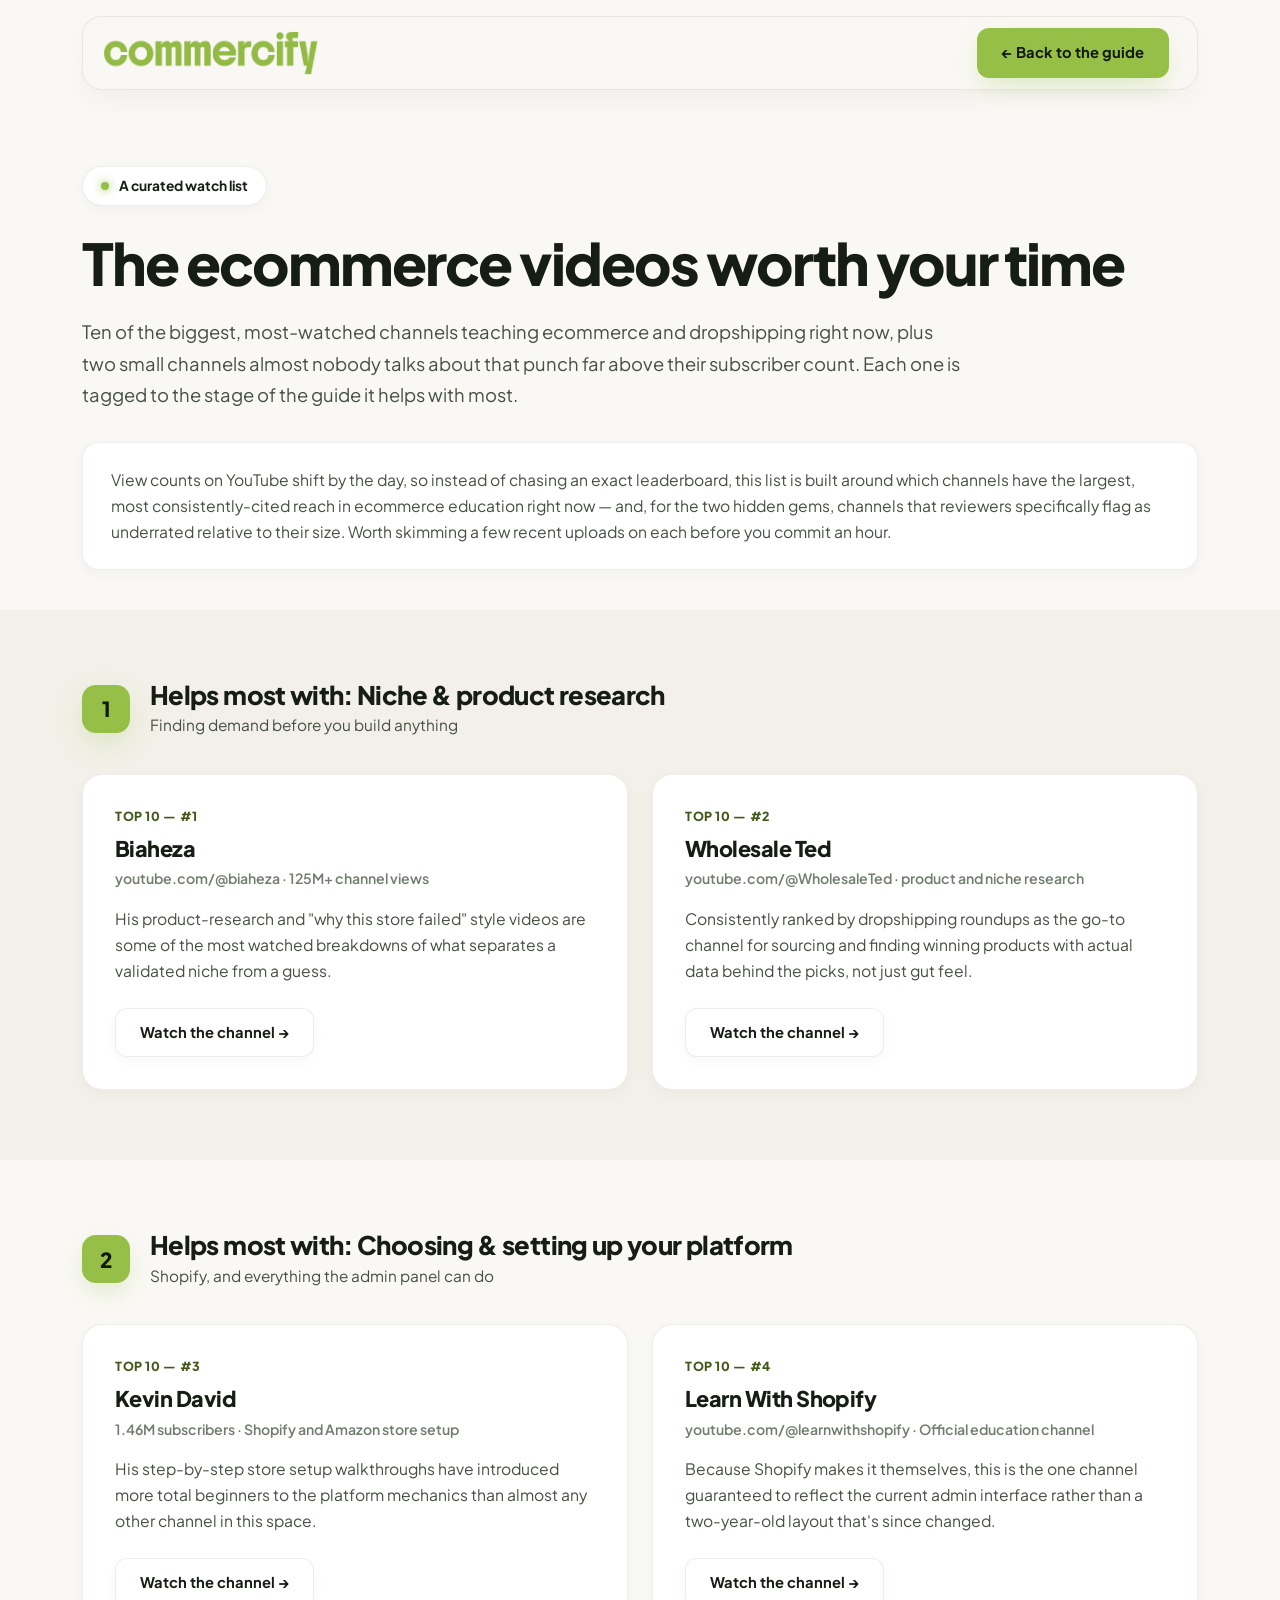
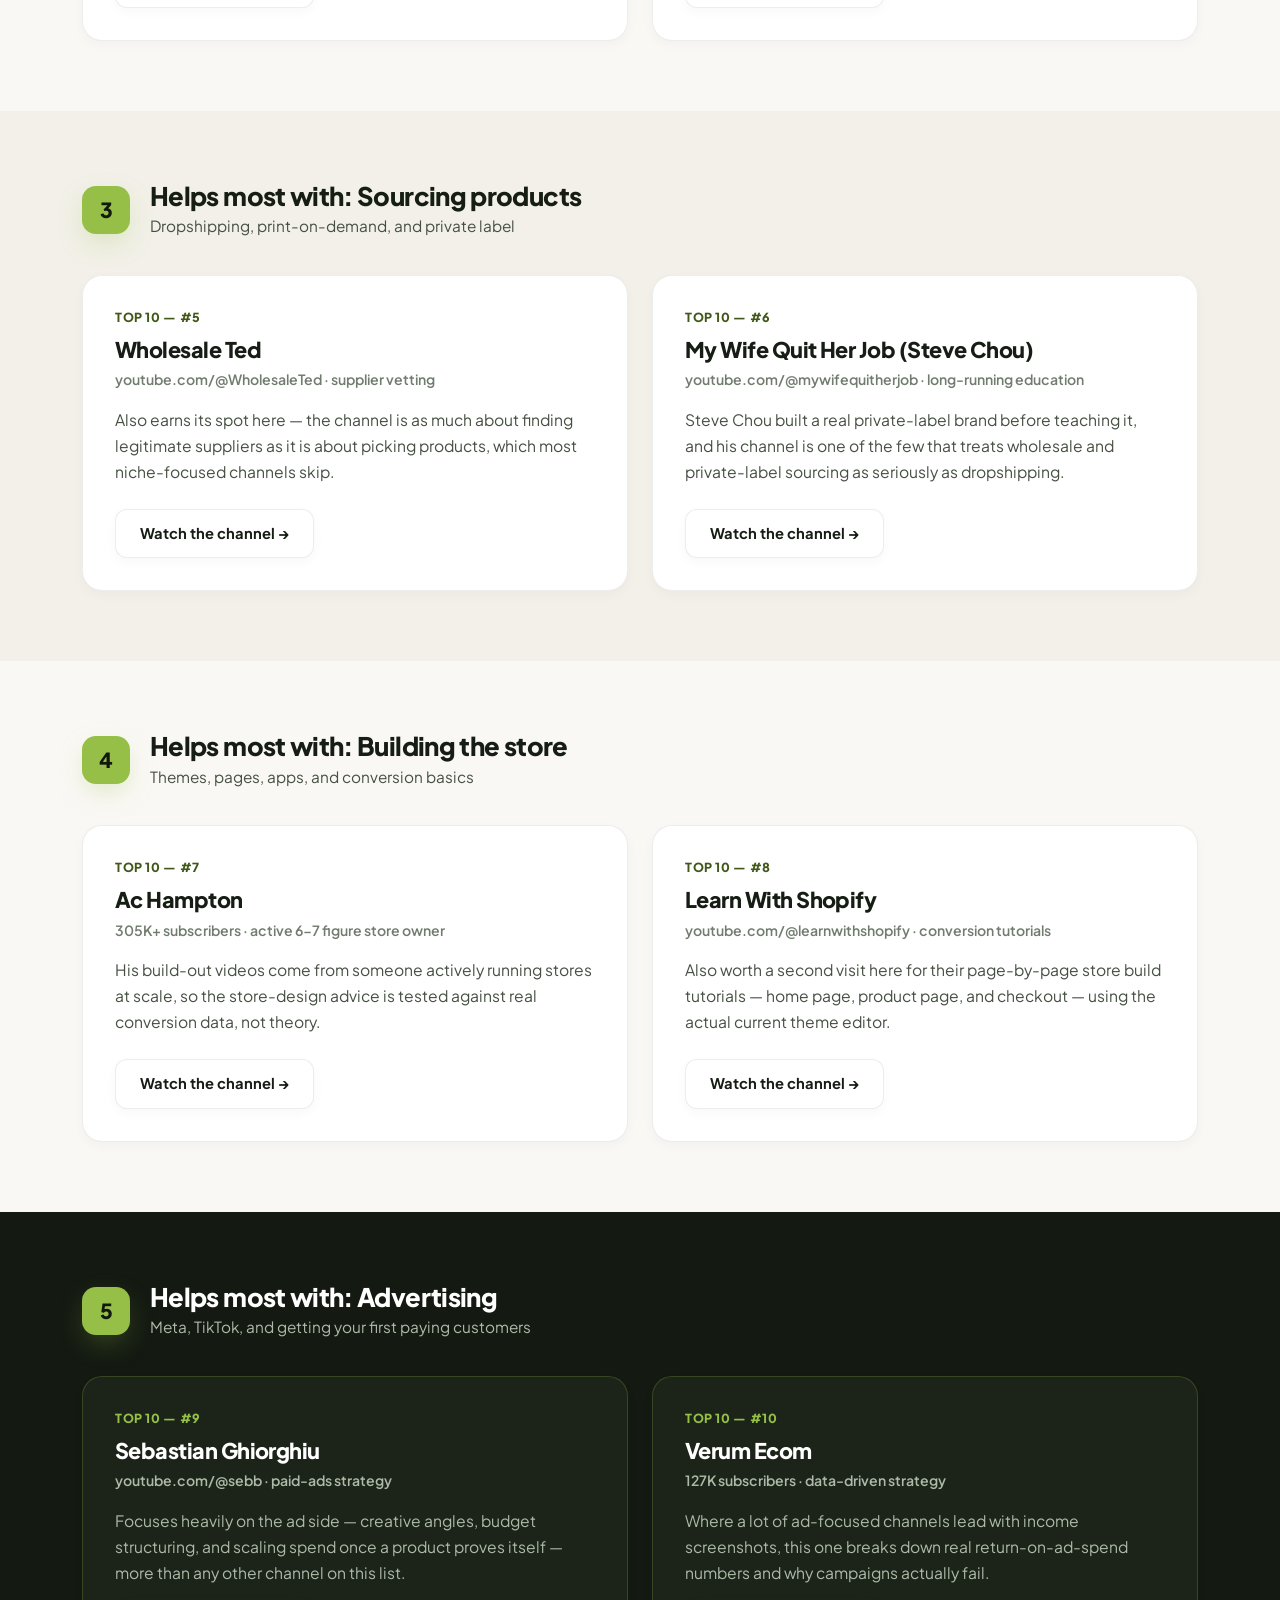
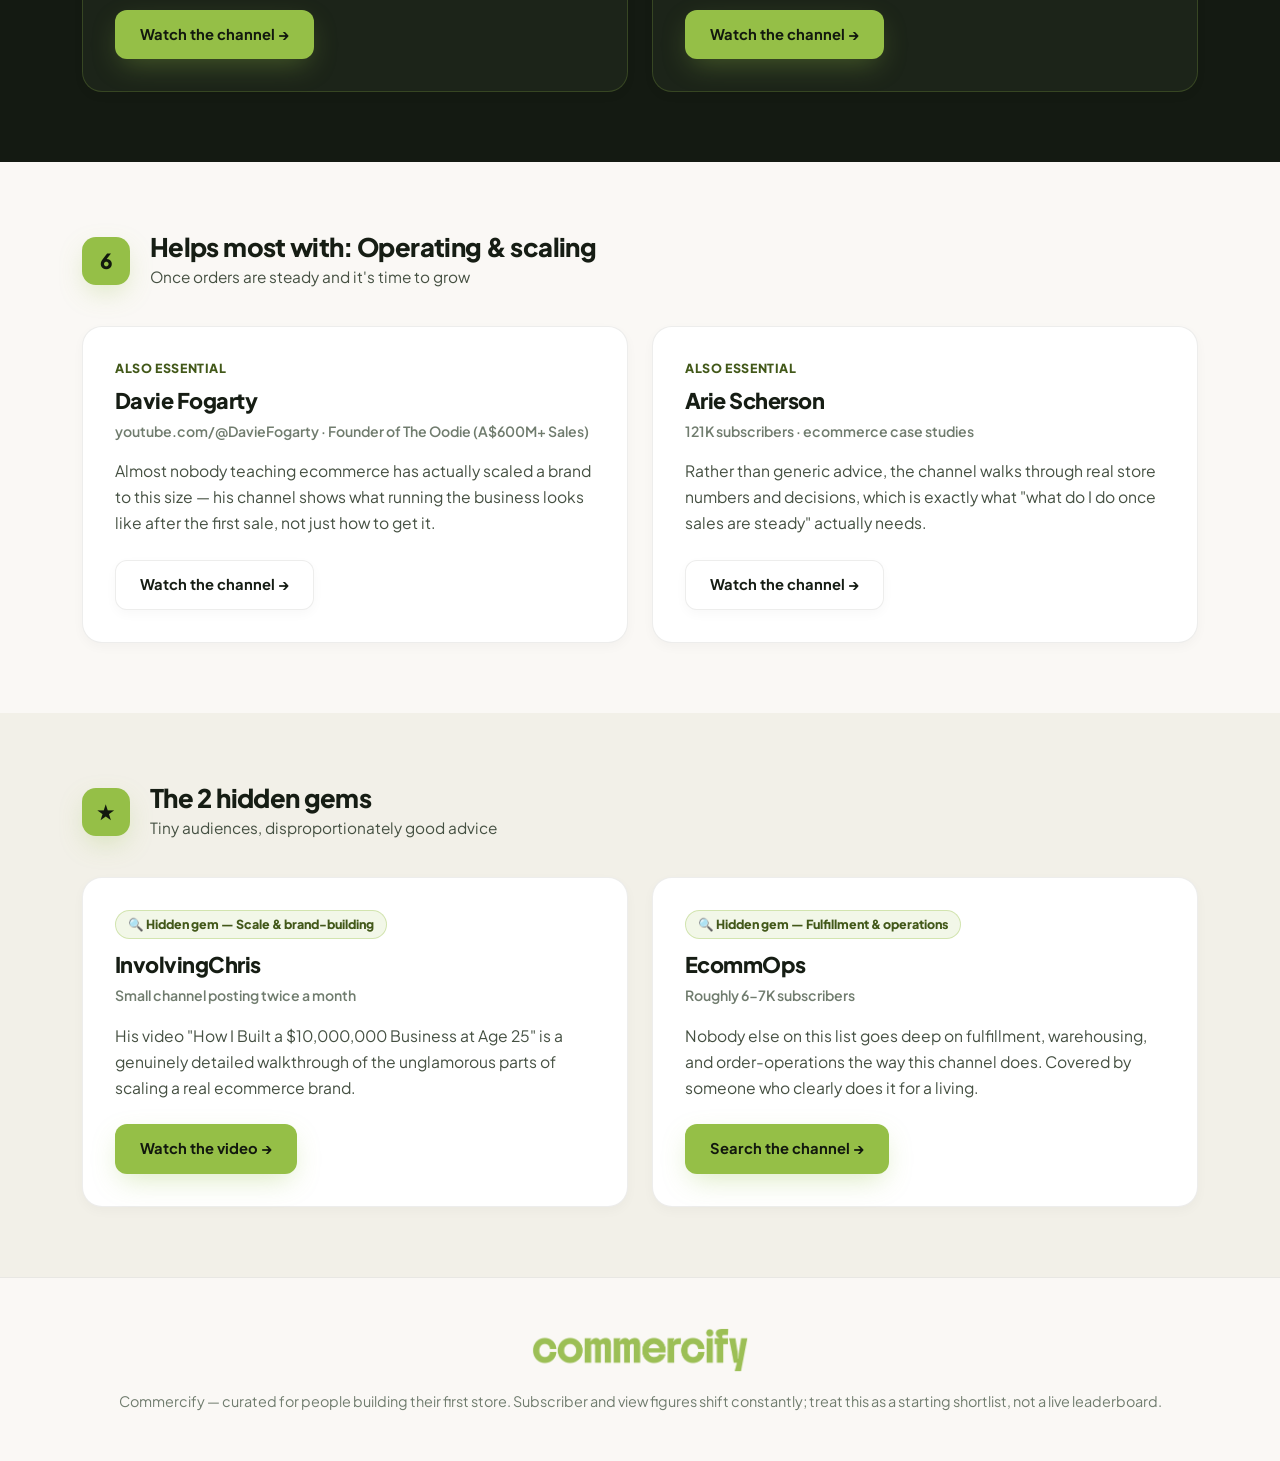
<file: videos.html>
<!DOCTYPE html>
<html lang="en">
<head>
<meta charset="UTF-8">
<meta name="viewport" content="width=device-width, initial-scale=1.0">
<title>Commercify — The Best Ecommerce Videos on YouTube</title>
<link rel="preconnect" href="https://fonts.googleapis.com">
<link rel="preconnect" href="https://fonts.gstatic.com" crossorigin>
<link href="https://fonts.googleapis.com/css2?family=Plus+Jakarta+Sans:wght@400;500;600;700;800&family=Inter:wght@400;500;600;700&display=swap" rel="stylesheet">
<style>
  :root {
    /* Brand Accent Colorway */
    --accent: #95BF47;
    --accent-dark: #7a9e38;
    --accent-light: rgba(149, 191, 71, 0.12);
    --accent-border: rgba(149, 191, 71, 0.35);
    --accent-glow: rgba(149, 191, 71, 0.25);
    
    /* Pearl Theme Color System */
    --pearl-bg: #FAF8F5;          /* Soft luminous Pearl base */
    --pearl-surface: #FFFFFF;     /* Pure pearl card surface */
    --pearl-alt: #F2F0E8;         /* Slightly deeper pearl background */
    --pearl-card: #FAF9F6;        /* Elevated pearl card */
    --pearl-border: rgba(26, 33, 24, 0.08); /* Clean subtle border */
    --pearl-border-hover: rgba(149, 191, 71, 0.4);
    
    /* Dark Modern Accent System (for contrast sections) */
    --dark-bg: #141A12;           /* Deep rich forest charcoal */
    --dark-surface: #1C2419;      /* Deep pearl dark surface */
    --dark-border: rgba(149, 191, 71, 0.22);
    
    /* Typography / Ink System */
    --ink-primary: #161D14;       /* Deep obsidian charcoal */
    --ink-secondary: #455042;     /* Muted sage charcoal */
    --ink-muted: #707C6E;         /* Soft olive gray */
    --ink-light: #F4F6F1;         /* Light ink for dark sections */
    --ink-light-muted: #ADBAA8;
    
    /* Elevation & Shadows */
    --shadow-sm: 0 4px 12px rgba(22, 29, 20, 0.03);
    --shadow-md: 0 12px 32px -8px rgba(22, 29, 20, 0.06);
    --shadow-lg: 0 20px 48px -12px rgba(22, 29, 20, 0.1);
    --shadow-accent: 0 10px 28px -6px rgba(149, 191, 71, 0.35);
  }

  * { box-sizing: border-box; }
  html { scroll-behavior: smooth; }
  
  body {
    margin: 0;
    font-family: 'Plus Jakarta Sans', 'Inter', -apple-system, BlinkMacSystemFont, sans-serif;
    color: var(--ink-primary);
    background-color: var(--pearl-bg);
    overflow-x: hidden;
    -webkit-font-smoothing: antialiased;
    line-height: 1.6;
  }

  h1, h2, h3, h4, h5 {
    font-family: 'Plus Jakarta Sans', sans-serif;
    margin: 0;
    line-height: 1.15;
    letter-spacing: -0.025em;
    font-weight: 800;
  }

  p { margin: 0; }
  a { color: inherit; text-decoration: none; }
  ul { margin: 0; padding: 0; list-style: none; }

  .wrap { max-width: 1180px; margin: 0 auto; padding: 0 32px; }

  /* ---------- Modern Buttons ---------- */
  .btn {
    position: relative;
    display: inline-flex;
    align-items: center;
    justify-content: center;
    gap: 10px;
    padding: 12px 24px;
    border-radius: 12px;
    font-family: 'Plus Jakarta Sans', sans-serif;
    font-weight: 700;
    font-size: 0.92rem;
    cursor: pointer;
    border: 1px solid transparent;
    transition: all 0.25s cubic-bezier(0.16, 1, 0.3, 1);
    text-decoration: none;
  }

  .btn-primary {
    background-color: var(--accent);
    color: #12180E;
    box-shadow: var(--shadow-accent);
  }
  .btn-primary:hover {
    background-color: var(--accent-dark);
    transform: translateY(-2px);
    box-shadow: 0 14px 32px -4px rgba(149, 191, 71, 0.45);
  }

  .btn-ghost {
    color: var(--ink-primary);
    background: var(--pearl-surface);
    border: 1px solid var(--pearl-border);
    box-shadow: var(--shadow-sm);
  }
  .btn-ghost:hover {
    background: #FFFFFF;
    border-color: var(--accent-border);
    transform: translateY(-2px);
    color: #12180E;
    box-shadow: var(--shadow-md);
  }

  /* ---------- Header / Nav ---------- */
  header {
    position: sticky;
    top: 0;
    z-index: 100;
    padding: 16px 0;
  }

  .navbar {
    display: flex;
    align-items: center;
    justify-content: space-between;
    padding: 10px 28px 10px 18px;
    background: rgba(250, 248, 245, 0.88);
    backdrop-filter: blur(20px);
    -webkit-backdrop-filter: blur(20px);
    border: 1px solid var(--pearl-border);
    border-radius: 20px;
    box-shadow: var(--shadow-md);
  }

  .brand {
    display: flex;
    align-items: center;
    text-decoration: none;
    padding: 2px 0;
    margin-right: 36px;
  }

  .brand-logo {
    height: 48px;
    width: auto;
    display: block;
    object-fit: contain;
    mix-blend-mode: multiply;
    transition: transform 0.25s cubic-bezier(0.16, 1, 0.3, 1);
  }
  .brand-logo:hover {
    transform: scale(1.04);
  }

  /* ---------- Badges & Kickers ---------- */
  .kicker {
    display: inline-flex;
    align-items: center;
    gap: 10px;
    font-size: 0.86rem;
    font-weight: 700;
    color: var(--ink-primary);
    background: var(--pearl-surface);
    border: 1px solid var(--pearl-border);
    box-shadow: var(--shadow-sm);
    padding: 8px 18px;
    border-radius: 100px;
    margin-bottom: 24px;
  }
  .kicker-dot {
    width: 8px;
    height: 8px;
    border-radius: 50%;
    background: var(--accent);
    box-shadow: 0 0 10px var(--accent);
    animation: pulseDot 2s infinite ease-in-out;
  }
  @keyframes pulseDot {
    0%, 100% { transform: scale(1); opacity: 1; }
    50% { transform: scale(1.3); opacity: 0.6; }
  }

  /* ---------- Hero ---------- */
  .hero { padding: 60px 0 40px; }
  .hero h1 { font-size: clamp(2.4rem, 4.5vw, 3.6rem); color: var(--ink-primary); letter-spacing: -0.035em; }
  .hero p.lead { margin-top: 20px; font-size: 1.15rem; line-height: 1.7; color: var(--ink-secondary); max-width: 68ch; }

  .honesty-note {
    margin-top: 32px;
    padding: 24px 28px;
    border-radius: 16px;
    background: var(--pearl-surface);
    border: 1px solid var(--pearl-border);
    box-shadow: var(--shadow-sm);
    font-size: 0.98rem;
    line-height: 1.65;
    color: var(--ink-secondary);
  }

  /* ---------- Sections ---------- */
  section { position: relative; padding: 70px 0; }
  .section-alt { background-color: var(--pearl-alt); }
  .section-dark { background-color: var(--dark-bg); color: var(--ink-light); }

  .segment-head {
    display: flex;
    align-items: center;
    gap: 20px;
    margin-bottom: 36px;
  }
  .segment-badge {
    width: 48px;
    height: 48px;
    border-radius: 14px;
    background: var(--accent);
    color: #12180E;
    font-weight: 800;
    font-size: 1.3rem;
    display: flex;
    align-items: center;
    justify-content: center;
    box-shadow: var(--shadow-accent);
    flex-shrink: 0;
  }
  .segment-head h2 { font-size: 1.6rem; color: var(--ink-primary); }
  .section-dark .segment-head h2 { color: #FFFFFF; }
  .segment-head p { font-size: 0.96rem; color: var(--ink-secondary); margin-top: 4px; }
  .section-dark .segment-head p { color: var(--ink-light-muted); }

  /* ---------- Cards ---------- */
  .video-grid, .gem-grid {
    display: grid;
    grid-template-columns: repeat(2, 1fr);
    gap: 24px;
  }

  .card, .video-card, .gem-card {
    background: var(--pearl-surface);
    border: 1px solid var(--pearl-border);
    border-radius: 20px;
    padding: 32px;
    box-shadow: var(--shadow-sm);
    transition: all 0.35s cubic-bezier(0.16, 1, 0.3, 1);
    display: flex;
    flex-direction: column;
    justify-content: space-between;
  }

  .card:hover, .video-card:hover, .gem-card:hover {
    transform: translateY(-4px);
    border-color: var(--pearl-border-hover);
    box-shadow: var(--shadow-md), 0 0 20px rgba(149, 191, 71, 0.12);
  }

  .section-dark .card, .section-dark .video-card {
    background: var(--dark-surface);
    border-color: var(--dark-border);
    color: var(--ink-light);
  }
  .section-dark .card:hover, .section-dark .video-card:hover {
    border-color: var(--accent);
    box-shadow: 0 12px 32px rgba(0,0,0,0.4), 0 0 24px rgba(149, 191, 71, 0.15);
  }

  .rank {
    font-size: 0.78rem;
    font-weight: 800;
    color: #425819;
    letter-spacing: 0.05em;
    text-transform: uppercase;
    margin-bottom: 10px;
    display: block;
  }

  .video-card h3, .gem-card h3 { font-size: 1.35rem; color: var(--ink-primary); margin-bottom: 6px; }
  .section-dark .video-card h3 { color: #FFFFFF; }
  
  .channel {
    font-size: 0.88rem;
    font-weight: 600;
    color: var(--ink-muted);
    margin-bottom: 16px;
    display: block;
  }
  .section-dark .channel { color: var(--ink-light-muted); }

  .why {
    font-size: 0.98rem;
    line-height: 1.65;
    color: var(--ink-secondary);
    margin-bottom: 24px;
  }
  .section-dark .why { color: var(--ink-light-muted); }

  .watch { align-self: flex-start; }

  .gem-tag {
    font-size: 0.78rem;
    font-weight: 800;
    color: #425819;
    background: var(--accent-light);
    border: 1px solid var(--accent-border);
    padding: 4px 12px;
    border-radius: 100px;
    display: inline-block;
    margin-bottom: 14px;
    width: fit-content;
  }

  footer {
    padding: 48px 0;
    text-align: center;
    color: var(--ink-muted);
    font-size: 0.9rem;
    border-top: 1px solid var(--pearl-border);
  }

  /* ---------- Scroll Animations ---------- */
  .animate {
    opacity: 0;
    transform: translateY(30px);
    transition: opacity 0.7s cubic-bezier(0.16, 1, 0.3, 1), transform 0.7s cubic-bezier(0.16, 1, 0.3, 1);
  }
  .animate.visible {
    opacity: 1;
    transform: translateY(0);
  }
  .delay-1 { transition-delay: 0.1s; }
  .delay-2 { transition-delay: 0.2s; }

  @media (max-width: 800px) {
    .video-grid, .gem-grid { grid-template-columns: 1fr; }
  }
  @media (max-width: 600px) {
    .wrap { padding: 0 20px; }
  }
</style>
</head>
<body>

<header>
  <div class="wrap">
    <div class="navbar">
      <a href="index.html" class="brand"><img src="images/logo.png" alt="Commercify" class="brand-logo"></a>
      <a href="ecommerce-course-guide.html" class="btn btn-primary">← Back to the guide</a>
    </div>
  </div>
</header>

<section class="hero">
  <div class="wrap">
    <div class="kicker animate"><span class="kicker-dot"></span> A curated watch list</div>
    <h1 class="animate delay-1">The ecommerce videos worth your time</h1>
    <p class="lead animate delay-2">Ten of the biggest, most-watched channels teaching ecommerce and dropshipping right now, plus two small channels almost nobody talks about that punch far above their subscriber count. Each one is tagged to the stage of the guide it helps with most.</p>
    <div class="honesty-note animate delay-2">View counts on YouTube shift by the day, so instead of chasing an exact leaderboard, this list is built around which channels have the largest, most consistently-cited reach in ecommerce education right now — and, for the two hidden gems, channels that reviewers specifically flag as underrated relative to their size. Worth skimming a few recent uploads on each before you commit an hour.</div>
  </div>
</section>

<!-- NICHE -->
<section class="section-alt">
  <div class="wrap">
    <div class="segment-head animate">
      <div class="segment-badge">1</div>
      <div><h2>Helps most with: Niche &amp; product research</h2><p>Finding demand before you build anything</p></div>
    </div>
    <div class="video-grid">
      <div class="video-card animate">
        <div>
          <span class="rank">TOP 10 — #1</span>
          <h3>Biaheza</h3>
          <span class="channel">youtube.com/@biaheza · 125M+ channel views</span>
          <p class="why">His product-research and "why this store failed" style videos are some of the most watched breakdowns of what separates a validated niche from a guess.</p>
        </div>
        <a class="btn btn-ghost watch" href="https://www.youtube.com/channel/UCs5wAPodliO0oVxiTD8ruvg" target="_blank" rel="noopener">Watch the channel →</a>
      </div>
      <div class="video-card animate delay-1">
        <div>
          <span class="rank">TOP 10 — #2</span>
          <h3>Wholesale Ted</h3>
          <span class="channel">youtube.com/@WholesaleTed · product and niche research</span>
          <p class="why">Consistently ranked by dropshipping roundups as the go-to channel for sourcing and finding winning products with actual data behind the picks, not just gut feel.</p>
        </div>
        <a class="btn btn-ghost watch" href="https://www.youtube.com/@WholesaleTed" target="_blank" rel="noopener">Watch the channel →</a>
      </div>
    </div>
  </div>
</section>

<!-- PLATFORM -->
<section>
  <div class="wrap">
    <div class="segment-head animate">
      <div class="segment-badge">2</div>
      <div><h2>Helps most with: Choosing &amp; setting up your platform</h2><p>Shopify, and everything the admin panel can do</p></div>
    </div>
    <div class="video-grid">
      <div class="video-card animate">
        <div>
          <span class="rank">TOP 10 — #3</span>
          <h3>Kevin David</h3>
          <span class="channel">1.46M subscribers · Shopify and Amazon store setup</span>
          <p class="why">His step-by-step store setup walkthroughs have introduced more total beginners to the platform mechanics than almost any other channel in this space.</p>
        </div>
        <a class="btn btn-ghost watch" href="https://www.youtube.com/channel/UC_MTE8H-i_spop-Gc9tOCDQ" target="_blank" rel="noopener">Watch the channel →</a>
      </div>
      <div class="video-card animate delay-1">
        <div>
          <span class="rank">TOP 10 — #4</span>
          <h3>Learn With Shopify</h3>
          <span class="channel">youtube.com/@learnwithshopify · Official education channel</span>
          <p class="why">Because Shopify makes it themselves, this is the one channel guaranteed to reflect the current admin interface rather than a two-year-old layout that's since changed.</p>
        </div>
        <a class="btn btn-ghost watch" href="https://www.youtube.com/@learnwithshopify" target="_blank" rel="noopener">Watch the channel →</a>
      </div>
    </div>
  </div>
</section>

<!-- SOURCING -->
<section class="section-alt">
  <div class="wrap">
    <div class="segment-head animate">
      <div class="segment-badge">3</div>
      <div><h2>Helps most with: Sourcing products</h2><p>Dropshipping, print-on-demand, and private label</p></div>
    </div>
    <div class="video-grid">
      <div class="video-card animate">
        <div>
          <span class="rank">TOP 10 — #5</span>
          <h3>Wholesale Ted</h3>
          <span class="channel">youtube.com/@WholesaleTed · supplier vetting</span>
          <p class="why">Also earns its spot here — the channel is as much about finding legitimate suppliers as it is about picking products, which most niche-focused channels skip.</p>
        </div>
        <a class="btn btn-ghost watch" href="https://www.youtube.com/@WholesaleTed" target="_blank" rel="noopener">Watch the channel →</a>
      </div>
      <div class="video-card animate delay-1">
        <div>
          <span class="rank">TOP 10 — #6</span>
          <h3>My Wife Quit Her Job (Steve Chou)</h3>
          <span class="channel">youtube.com/@mywifequitherjob · long-running education</span>
          <p class="why">Steve Chou built a real private-label brand before teaching it, and his channel is one of the few that treats wholesale and private-label sourcing as seriously as dropshipping.</p>
        </div>
        <a class="btn btn-ghost watch" href="https://www.youtube.com/@mywifequitherjob" target="_blank" rel="noopener">Watch the channel →</a>
      </div>
    </div>
  </div>
</section>

<!-- BUILD -->
<section>
  <div class="wrap">
    <div class="segment-head animate">
      <div class="segment-badge">4</div>
      <div><h2>Helps most with: Building the store</h2><p>Themes, pages, apps, and conversion basics</p></div>
    </div>
    <div class="video-grid">
      <div class="video-card animate">
        <div>
          <span class="rank">TOP 10 — #7</span>
          <h3>Ac Hampton</h3>
          <span class="channel">305K+ subscribers · active 6-7 figure store owner</span>
          <p class="why">His build-out videos come from someone actively running stores at scale, so the store-design advice is tested against real conversion data, not theory.</p>
        </div>
        <a class="btn btn-ghost watch" href="https://www.youtube.com/@AcHampton" target="_blank" rel="noopener">Watch the channel →</a>
      </div>
      <div class="video-card animate delay-1">
        <div>
          <span class="rank">TOP 10 — #8</span>
          <h3>Learn With Shopify</h3>
          <span class="channel">youtube.com/@learnwithshopify · conversion tutorials</span>
          <p class="why">Also worth a second visit here for their page-by-page store build tutorials — home page, product page, and checkout — using the actual current theme editor.</p>
        </div>
        <a class="btn btn-ghost watch" href="https://www.youtube.com/@learnwithshopify" target="_blank" rel="noopener">Watch the channel →</a>
      </div>
    </div>
  </div>
</section>

<!-- ADS -->
<section class="section-dark">
  <div class="wrap">
    <div class="segment-head animate">
      <div class="segment-badge">5</div>
      <div><h2>Helps most with: Advertising</h2><p>Meta, TikTok, and getting your first paying customers</p></div>
    </div>
    <div class="video-grid">
      <div class="video-card animate">
        <div>
          <span class="rank" style="color:var(--accent);">TOP 10 — #9</span>
          <h3>Sebastian Ghiorghiu</h3>
          <span class="channel">youtube.com/@sebb · paid-ads strategy</span>
          <p class="why">Focuses heavily on the ad side — creative angles, budget structuring, and scaling spend once a product proves itself — more than any other channel on this list.</p>
        </div>
        <a class="btn btn-primary watch" href="https://www.youtube.com/@sebb" target="_blank" rel="noopener">Watch the channel →</a>
      </div>
      <div class="video-card animate delay-1">
        <div>
          <span class="rank" style="color:var(--accent);">TOP 10 — #10</span>
          <h3>Verum Ecom</h3>
          <span class="channel">127K subscribers · data-driven strategy</span>
          <p class="why">Where a lot of ad-focused channels lead with income screenshots, this one breaks down real return-on-ad-spend numbers and why campaigns actually fail.</p>
        </div>
        <a class="btn btn-primary watch" href="https://www.youtube.com/channel/UCHMxkQsC2jpuhxhSvfzJ9CQ" target="_blank" rel="noopener">Watch the channel →</a>
      </div>
    </div>
  </div>
</section>

<!-- SCALE -->
<section>
  <div class="wrap">
    <div class="segment-head animate">
      <div class="segment-badge">6</div>
      <div><h2>Helps most with: Operating &amp; scaling</h2><p>Once orders are steady and it's time to grow</p></div>
    </div>
    <div class="video-grid">
      <div class="video-card animate">
        <div>
          <span class="rank">Also essential</span>
          <h3>Davie Fogarty</h3>
          <span class="channel">youtube.com/@DavieFogarty · Founder of The Oodie (A$600M+ Sales)</span>
          <p class="why">Almost nobody teaching ecommerce has actually scaled a brand to this size — his channel shows what running the business looks like after the first sale, not just how to get it.</p>
        </div>
        <a class="btn btn-ghost watch" href="https://www.youtube.com/@DavieFogarty" target="_blank" rel="noopener">Watch the channel →</a>
      </div>
      <div class="video-card animate delay-1">
        <div>
          <span class="rank">Also essential</span>
          <h3>Arie Scherson</h3>
          <span class="channel">121K subscribers · ecommerce case studies</span>
          <p class="why">Rather than generic advice, the channel walks through real store numbers and decisions, which is exactly what "what do I do once sales are steady" actually needs.</p>
        </div>
        <a class="btn btn-ghost watch" href="https://www.youtube.com/@ArieS1" target="_blank" rel="noopener">Watch the channel →</a>
      </div>
    </div>
  </div>
</section>

<!-- UNDERGROUND -->
<section class="section-alt">
  <div class="wrap">
    <div class="segment-head animate">
      <span class="segment-badge">★</span>
      <div><h2>The 2 hidden gems</h2><p>Tiny audiences, disproportionately good advice</p></div>
    </div>
    <div class="gem-grid">
      <div class="gem-card animate">
        <div>
          <span class="gem-tag">🔍 Hidden gem — Scale &amp; brand-building</span>
          <h3>InvolvingChris</h3>
          <span class="channel">Small channel posting twice a month</span>
          <p class="why">His video "How I Built a $10,000,000 Business at Age 25" is a genuinely detailed walkthrough of the unglamorous parts of scaling a real ecommerce brand.</p>
        </div>
        <a class="btn btn-primary watch" href="https://www.youtube.com/watch?v=EvxMyqVcr1E" target="_blank" rel="noopener">Watch the video →</a>
      </div>
      <div class="gem-card animate delay-1">
        <div>
          <span class="gem-tag">🔍 Hidden gem — Fulfillment &amp; operations</span>
          <h3>EcommOps</h3>
          <span class="channel">Roughly 6-7K subscribers</span>
          <p class="why">Nobody else on this list goes deep on fulfillment, warehousing, and order-operations the way this channel does. Covered by someone who clearly does it for a living.</p>
        </div>
        <a class="btn btn-primary watch" href="https://www.youtube.com/results?search_query=EcommOps" target="_blank" rel="noopener">Search the channel →</a>
      </div>
    </div>
  </div>
</section>

<footer>
  <div class="wrap" style="display:flex; flex-direction:column; align-items:center; gap:16px;">
    <img src="images/logo.png" alt="Commercify" style="height:48px; mix-blend-mode:multiply; opacity:0.9;">
    <div>Commercify — curated for people building their first store. Subscriber and view figures shift constantly; treat this as a starting shortlist, not a live leaderboard.</div>
  </div>
</footer>

<script>
  document.addEventListener('DOMContentLoaded', () => {
    const observerOptions = {
      root: null,
      rootMargin: '0px',
      threshold: 0.1
    };

    const observer = new IntersectionObserver((entries) => {
      entries.forEach(entry => {
        if (entry.isIntersecting) {
          entry.target.classList.add('visible');
        }
      });
    }, observerOptions);

    document.querySelectorAll('.animate').forEach(el => observer.observe(el));
  });
</script>

</body>
</html>
</file>
<file: app/styles.css>
/* Commercify Polished Web Application Stylesheet */

@import url('https://fonts.googleapis.com/css2?family=Plus+Jakarta+Sans:ital,wght@0,400;0,500;0,600;0,700;0,800;1,400&family=Inter:wght@400;500;600;700&display=swap');

/* ═══════ LOCK SCREEN ═══════ */
.lock-screen {
  position: fixed;
  inset: 0;
  z-index: 99999;
  display: flex;
  align-items: center;
  justify-content: center;
  background: linear-gradient(135deg, #1a3a0a 0%, #2d5a1a 25%, #3d7a2a 50%, #2a6618 75%, #1a4a0d 100%);
  overflow: hidden;
  transition: opacity 0.5s ease, transform 0.5s ease;
}
.lock-screen.hidden {
  opacity: 0;
  transform: scale(1.05);
  pointer-events: none;
}

/* Animated gradient glow orbs */
.lock-glow {
  position: absolute;
  border-radius: 50%;
  filter: blur(100px);
  opacity: 0.4;
  animation: lockFloat 8s ease-in-out infinite;
}
.lock-glow-1 {
  width: 400px; height: 400px;
  background: radial-gradient(circle, #95BF47 0%, transparent 70%);
  top: -10%; left: -5%;
  animation-delay: 0s;
}
.lock-glow-2 {
  width: 350px; height: 350px;
  background: radial-gradient(circle, #7a9e38 0%, transparent 70%);
  bottom: -8%; right: -3%;
  animation-delay: -2s;
}
.lock-glow-3 {
  width: 300px; height: 300px;
  background: radial-gradient(circle, #a8d450 0%, transparent 70%);
  top: 30%; right: 15%;
  animation-delay: -4s;
  opacity: 0.3;
}
.lock-glow-4 {
  width: 250px; height: 250px;
  background: radial-gradient(circle, #6b8c2e 0%, transparent 70%);
  bottom: 20%; left: 20%;
  animation-delay: -6s;
  opacity: 0.35;
}
@keyframes lockFloat {
  0%, 100% { transform: translate(0, 0) scale(1); }
  25% { transform: translate(30px, -20px) scale(1.1); }
  50% { transform: translate(-20px, 30px) scale(0.95); }
  75% { transform: translate(15px, 15px) scale(1.05); }
}
@keyframes shake {
  0%, 100% { transform: translateX(0); }
  20% { transform: translateX(-10px); }
  40% { transform: translateX(10px); }
  60% { transform: translateX(-6px); }
  80% { transform: translateX(6px); }
}

.lock-content {
  position: relative;
  z-index: 2;
  display: flex;
  flex-direction: column;
  align-items: center;
  gap: 24px;
  padding: 48px;
}
.lock-logo {
  width: 120px;
  height: auto;
  filter: brightness(0) invert(1);
  drop-shadow: 0 4px 20px rgba(149, 191, 71, 0.4);
}
.lock-subtitle {
  font-family: 'Plus Jakarta Sans', sans-serif;
  font-size: 1.05rem;
  font-weight: 500;
  color: rgba(255, 255, 255, 0.7);
  letter-spacing: 0.5px;
}
.lock-input-wrap {
  width: 340px;
}
.lock-input {
  width: 100%;
  padding: 16px 20px;
  font-family: 'Inter', monospace;
  font-size: 1.1rem;
  font-weight: 600;
  letter-spacing: 2px;
  text-align: center;
  color: #1a3a0a;
  background: #FFFFFF;
  border: none;
  border-radius: 0;
  outline: none;
  box-sizing: border-box;
  transition: box-shadow 0.3s ease;
}
.lock-input:focus {
  box-shadow: 0 0 0 3px rgba(149, 191, 71, 0.5), 0 8px 30px rgba(0,0,0,0.2);
}
.lock-input::placeholder {
  color: #aaa;
  font-weight: 400;
  letter-spacing: 4px;
}
.lock-btn {
  padding: 14px 56px;
  font-family: 'Plus Jakarta Sans', sans-serif;
  font-size: 1rem;
  font-weight: 700;
  color: #1a3a0a;
  background: #95BF47;
  border: none;
  border-radius: 8px;
  cursor: pointer;
  transition: all 0.3s cubic-bezier(0.4, 0, 0.2, 1);
  letter-spacing: 0.5px;
}
.lock-btn:hover {
  background: #a8d450;
  transform: translateY(-2px);
  box-shadow: 0 8px 24px rgba(149, 191, 71, 0.4);
}
.lock-btn:active {
  transform: translateY(0);
}
.lock-error {
  font-family: 'Inter', sans-serif;
  font-size: 0.85rem;
  color: #ff6b6b;
  min-height: 20px;
  font-weight: 500;
}

/* App hidden behind lock */
.app-locked header,
.app-locked main,
.app-locked footer {
  display: none !important;
}

:root {
  /* Brand Accent Palette */
  --accent: #95BF47;
  --accent-dark: #7a9e38;
  --accent-light: rgba(149, 191, 71, 0.12);
  --accent-border: rgba(149, 191, 71, 0.35);
  --accent-glow: rgba(149, 191, 71, 0.22);
  
  /* Pearl Theme System */
  --pearl-bg: #FAF8F5;
  --pearl-surface: #FFFFFF;
  --pearl-alt: #F2F0E8;
  --pearl-card: #FAF9F6;
  --pearl-border: rgba(26, 33, 24, 0.08);
  --pearl-border-hover: rgba(149, 191, 71, 0.45);
  
  /* Dark Modern System */
  --dark-bg: #141A12;
  --dark-surface: #1C2419;
  --dark-border: rgba(149, 191, 71, 0.25);
  
  /* Ink System */
  --ink-primary: #161D14;
  --ink-secondary: #455042;
  --ink-muted: #707C6E;
  --ink-light: #F4F6F1;
  --ink-light-muted: #ADBAA8;
  
  /* Elevation & Shadows */
  --shadow-sm: 0 4px 14px rgba(22, 29, 20, 0.03);
  --shadow-md: 0 12px 32px -6px rgba(22, 29, 20, 0.07);
  --shadow-lg: 0 24px 52px -12px rgba(22, 29, 20, 0.12);
  --shadow-accent: 0 8px 24px -4px rgba(149, 191, 71, 0.35);
}

* { box-sizing: border-box; }
html { scroll-behavior: smooth; }

body {
  margin: 0;
  font-family: 'Plus Jakarta Sans', 'Inter', -apple-system, BlinkMacSystemFont, sans-serif;
  color: var(--ink-primary);
  background-color: var(--pearl-bg);
  overflow-x: hidden;
  -webkit-font-smoothing: antialiased;
  line-height: 1.6;
}

h1, h2, h3, h4, h5, h6 {
  font-family: 'Plus Jakarta Sans', sans-serif;
  margin: 0;
  line-height: 1.18;
  letter-spacing: -0.028em;
  font-weight: 800;
}

p { margin: 0; }
a { color: inherit; text-decoration: none; }
ul { margin: 0; padding: 0; list-style: none; }

.wrap {
  max-width: 1200px;
  margin: 0 auto;
  padding: 0 32px;
}

/* Glass Card */
.glass {
  background: var(--pearl-surface);
  border: 1px solid var(--pearl-border);
  border-radius: 20px;
  padding: 32px;
  box-shadow: var(--shadow-sm);
  transition: transform 0.25s cubic-bezier(0.16, 1, 0.3, 1), border-color 0.25s ease, box-shadow 0.25s ease;
}

.glass:hover {
  transform: translateY(-2px);
  border-color: var(--pearl-border-hover);
  box-shadow: var(--shadow-md), 0 0 20px rgba(149, 191, 71, 0.1);
}

/* Perfectly Balanced Buttons */
.btn {
  position: relative;
  display: inline-flex;
  align-items: center;
  justify-content: center;
  gap: 8px;
  padding: 12px 24px;
  border-radius: 12px;
  font-family: 'Plus Jakarta Sans', sans-serif;
  font-weight: 700;
  font-size: 0.92rem;
  line-height: 1.2;
  text-align: center;
  cursor: pointer;
  border: 1px solid transparent;
  outline: none;
  user-select: none;
  transition: transform 0.2s cubic-bezier(0.16, 1, 0.3, 1), background-color 0.2s ease, border-color 0.2s ease, box-shadow 0.2s ease;
}

.btn:active {
  transform: translateY(0) scale(0.99);
}

.btn-primary {
  background-color: var(--accent);
  color: #12180E;
  box-shadow: var(--shadow-accent);
}

.btn-primary:hover {
  background-color: var(--accent-dark);
  transform: translateY(-2px);
  box-shadow: 0 12px 28px -4px rgba(149, 191, 71, 0.42);
}

.btn-ghost {
  color: var(--ink-primary);
  background: var(--pearl-surface);
  border: 1px solid var(--pearl-border);
  box-shadow: var(--shadow-sm);
}

.btn-ghost:hover {
  background: #FFFFFF;
  border-color: var(--accent-border);
  color: #12180E;
  transform: translateY(-2px);
  box-shadow: var(--shadow-md);
}

.btn-dark {
  background: var(--accent);
  color: #12180E;
  font-weight: 700;
}

.btn-dark:hover {
  background: #a4d44e;
  transform: translateY(-2px);
  box-shadow: 0 10px 26px rgba(149, 191, 71, 0.35);
}

/* App Header & Navbar */
header {
  position: sticky;
  top: 0;
  z-index: 100;
  padding: 14px 0;
  background: rgba(250, 248, 245, 0.94);
  backdrop-filter: blur(20px);
  -webkit-backdrop-filter: blur(20px);
  border-bottom: 1px solid var(--pearl-border);
}

.navbar {
  display: flex;
  align-items: center;
  justify-content: space-between;
  gap: 20px;
}

.brand {
  display: inline-flex;
  align-items: center;
  gap: 0;
}

.brand-logo {
  height: 44px;
  width: auto;
  display: block;
  object-fit: contain;
  mix-blend-mode: multiply;
}

/* Balanced Navigation Tabs */
.nav-tabs {
  display: inline-flex;
  align-items: center;
  justify-content: center;
  gap: 4px;
  background: rgba(26, 33, 24, 0.05);
  padding: 4px;
  border-radius: 14px;
  border: 1px solid var(--pearl-border);
}

.nav-tab {
  display: inline-flex;
  align-items: center;
  justify-content: center;
  gap: 6px;
  font-family: 'Plus Jakarta Sans', sans-serif;
  font-size: 0.88rem;
  font-weight: 700;
  color: var(--ink-secondary);
  padding: 8px 16px;
  border-radius: 10px;
  cursor: pointer;
  border: none;
  background: transparent;
  outline: none;
  transition: all 0.2s ease;
  line-height: 1.2;
}

.nav-tab:hover {
  color: var(--ink-primary);
  background: rgba(149, 191, 71, 0.15);
}

.nav-tab.active {
  background: var(--pearl-surface);
  color: var(--ink-primary);
  box-shadow: var(--shadow-sm);
  border: 1px solid var(--pearl-border);
}

.app-progress-badge {
  display: inline-flex;
  align-items: center;
  justify-content: center;
  gap: 8px;
  padding: 8px 18px;
  background: var(--accent-light);
  border: 1px solid var(--accent-border);
  border-radius: 100px;
  font-size: 0.82rem;
  font-weight: 800;
  color: #384f14;
  line-height: 1.2;
}

/* App Views */
.app-view {
  display: none;
  animation: fadeIn 0.3s ease;
}

.app-view.active {
  display: block;
}

@keyframes fadeIn {
  from { opacity: 0; transform: translateY(6px); }
  to { opacity: 1; transform: translateY(0); }
}

/* Hero Section */
.hero-cover {
  padding: 48px 0 54px;
}

.hero-grid {
  display: grid;
  grid-template-columns: 1.1fr 0.9fr;
  gap: 48px;
  align-items: center;
}

.kicker {
  display: inline-flex;
  align-items: center;
  gap: 8px;
  font-size: 0.85rem;
  font-weight: 700;
  color: var(--ink-primary);
  background: var(--pearl-surface);
  border: 1px solid var(--pearl-border);
  box-shadow: var(--shadow-sm);
  padding: 6px 16px;
  border-radius: 100px;
  margin-bottom: 20px;
}

.kicker-dot {
  width: 8px;
  height: 8px;
  border-radius: 50%;
  background: var(--accent);
  box-shadow: 0 0 10px var(--accent);
}

.hero-cover h1 {
  font-size: clamp(2.4rem, 4.2vw, 3.8rem);
  color: var(--ink-primary);
  letter-spacing: -0.035em;
}

.hero-cover h1 span {
  color: var(--accent-dark);
}

.hero-cover p.lead {
  margin-top: 18px;
  font-size: 1.1rem;
  line-height: 1.68;
  color: var(--ink-secondary);
}

/* Dashboard Mockup */
.dashboard-mockup {
  background: var(--dark-bg);
  border: 1px solid var(--dark-border);
  border-radius: 24px;
  padding: 32px;
  color: #FFF;
  box-shadow: var(--shadow-lg), 0 0 40px rgba(149, 191, 71, 0.15);
}

.dash-header {
  display: flex;
  align-items: center;
  justify-content: space-between;
  margin-bottom: 24px;
}

.dash-badge {
  background: rgba(149, 191, 71, 0.2);
  color: var(--accent);
  border: 1px solid var(--accent-border);
  font-size: 0.8rem;
  font-weight: 700;
  padding: 4px 12px;
  border-radius: 100px;
}

.dash-stat-main {
  font-size: 2.8rem;
  font-weight: 800;
  color: #FFF;
  line-height: 1;
}

.dash-stat-sub {
  color: var(--accent);
  font-size: 0.9rem;
  font-weight: 700;
  margin-top: 6px;
}

.dash-chart {
  display: flex;
  align-items: flex-end;
  gap: 12px;
  height: 90px;
  margin-top: 28px;
}

.chart-bar {
  flex: 1;
  background: rgba(255,255,255,0.12);
  border-radius: 6px;
}

.chart-bar.active {
  background: var(--accent);
  box-shadow: 0 0 16px var(--accent-glow);
}

/* Stage Cards & Grid */
.stages-grid {
  display: grid;
  grid-template-columns: repeat(3, 1fr);
  gap: 24px;
}

.stage-card {
  cursor: pointer;
  display: flex;
  flex-direction: column;
  justify-content: space-between;
  min-height: 270px;
}

.stage-card-header {
  display: flex;
  align-items: center;
  justify-content: space-between;
  margin-bottom: 16px;
}

.stage-num-orb {
  width: 40px;
  height: 40px;
  border-radius: 12px;
  background: var(--accent);
  color: #12180E;
  font-weight: 800;
  font-size: 1.05rem;
  display: inline-flex;
  align-items: center;
  justify-content: center;
  box-shadow: var(--shadow-accent);
}

.stage-card h3 {
  font-size: 1.3rem;
  margin-bottom: 8px;
}

.stage-card p {
  font-size: 0.94rem;
  color: var(--ink-secondary);
  line-height: 1.55;
}

.stage-card-footer {
  margin-top: 20px;
  padding-top: 14px;
  border-top: 1px solid var(--pearl-border);
  display: flex;
  align-items: center;
  justify-content: space-between;
  font-size: 0.88rem;
  font-weight: 700;
  color: var(--accent-dark);
}

/* Calculator View */
.calc-card {
  background: var(--dark-bg);
  border: 1px solid var(--dark-border);
  border-radius: 24px;
  padding: 36px;
  color: #FFF;
  box-shadow: var(--shadow-lg);
}

.calc-grid {
  display: grid;
  grid-template-columns: 1.1fr 0.9fr;
  gap: 36px;
}

.calc-inputs {
  display: flex;
  flex-direction: column;
  gap: 24px;
}

.range-group {
  display: flex;
  flex-direction: column;
  gap: 8px;
}

.range-header {
  display: flex;
  align-items: center;
  justify-content: space-between;
  font-size: 0.9rem;
  font-weight: 700;
  color: var(--ink-light-muted);
}

.range-header span.val {
  color: var(--accent);
  font-size: 1.15rem;
}

.slider-custom {
  width: 100%;
  height: 8px;
  border-radius: 4px;
  background: rgba(255,255,255,0.15);
  outline: none;
  accent-color: var(--accent);
  cursor: pointer;
}

.calc-outputs {
  background: var(--dark-surface);
  border: 1px solid var(--dark-border);
  border-radius: 20px;
  padding: 32px;
  display: flex;
  flex-direction: column;
  justify-content: space-between;
  text-align: center;
}

.calc-result-main {
  padding-bottom: 24px;
  border-bottom: 1px solid rgba(255,255,255,0.1);
}

.calc-result-val {
  font-size: 3.6rem;
  font-weight: 800;
  color: var(--accent);
  line-height: 1;
  margin-top: 8px;
}

.calc-metrics-row {
  display: grid;
  grid-template-columns: repeat(2, 1fr);
  gap: 16px;
  margin-top: 20px;
}

.calc-metric-box {
  background: rgba(255,255,255,0.04);
  padding: 16px;
  border-radius: 14px;
}

.calc-metric-box strong {
  display: block;
  font-size: 1.4rem;
  color: #FFF;
}

.calc-metric-box span {
  font-size: 0.78rem;
  color: var(--ink-light-muted);
  font-weight: 600;
}

/* Niche Scorecard */
.scorecard-grid {
  display: grid;
  grid-template-columns: 1.2fr 0.8fr;
  gap: 32px;
}

.checklist-items {
  display: flex;
  flex-direction: column;
  gap: 14px;
}

.check-item {
  display: flex;
  align-items: center;
  gap: 16px;
  padding: 16px 20px;
  background: var(--pearl-surface);
  border: 1px solid var(--pearl-border);
  border-radius: 16px;
  cursor: pointer;
  transition: all 0.2s ease;
}

.check-item:hover {
  border-color: var(--accent-border);
}

.check-item.checked {
  background: var(--accent-light);
  border-color: var(--accent-border);
}

.checkbox-custom {
  width: 24px;
  height: 24px;
  border-radius: 8px;
  border: 2px solid var(--ink-muted);
  display: flex;
  align-items: center;
  justify-content: center;
  font-weight: 800;
  font-size: 0.95rem;
  line-height: 1;
  flex-shrink: 0;
  transition: all 0.2s ease;
}

.check-item.checked .checkbox-custom {
  background: var(--accent);
  border-color: var(--accent);
  color: #12180E;
}

.score-display-card {
  text-align: center;
  display: flex;
  flex-direction: column;
  align-items: center;
  justify-content: center;
  background: var(--pearl-surface);
  border: 1px solid var(--pearl-border);
  border-radius: 24px;
  padding: 36px;
}

.score-circle {
  width: 130px;
  height: 130px;
  border-radius: 50%;
  border: 8px solid var(--accent);
  display: flex;
  align-items: center;
  justify-content: center;
  font-size: 2.8rem;
  font-weight: 800;
  color: var(--ink-primary);
  margin-bottom: 16px;
}

/* Toolkit Search & Grid */
.toolkit-search-wrap {
  margin-bottom: 32px;
  display: flex;
  align-items: center;
  gap: 16px;
  flex-wrap: wrap;
}

.search-input {
  flex: 1;
  min-width: 280px;
  background: var(--pearl-surface);
  border: 1px solid var(--pearl-border);
  border-radius: 14px;
  padding: 14px 20px;
  font-family: 'Plus Jakarta Sans', sans-serif;
  font-size: 0.98rem;
  outline: none;
  transition: all 0.2s ease;
}

.search-input:focus {
  border-color: var(--accent);
  box-shadow: 0 0 14px var(--accent-glow);
}

.category-pills {
  display: flex;
  align-items: center;
  gap: 8px;
  flex-wrap: wrap;
}

.cat-pill {
  display: inline-flex;
  align-items: center;
  justify-content: center;
  font-size: 0.85rem;
  font-weight: 700;
  padding: 8px 16px;
  border-radius: 100px;
  background: var(--pearl-surface);
  border: 1px solid var(--pearl-border);
  cursor: pointer;
  transition: all 0.2s ease;
  line-height: 1.2;
}

.cat-pill.active {
  background: var(--accent);
  border-color: var(--accent);
  color: #12180E;
}

.toolkit-grid {
  display: grid;
  grid-template-columns: repeat(4, 1fr);
  gap: 20px;
}

.tool-card {
  display: flex;
  flex-direction: column;
  justify-content: space-between;
  height: 100%;
}

.tool-card h5 {
  font-size: 1.15rem;
  margin-bottom: 6px;
}

.tool-card p {
  font-size: 0.88rem;
  color: var(--ink-secondary);
}

/* Video Grid */
.video-grid {
  display: grid;
  grid-template-columns: repeat(2, 1fr);
  gap: 24px;
}

.video-card {
  display: flex;
  flex-direction: column;
  justify-content: space-between;
}

.video-card h3 {
  font-size: 1.3rem;
  margin-bottom: 6px;
}

.video-card .channel {
  font-size: 0.85rem;
  font-weight: 600;
  color: var(--ink-muted);
  margin-bottom: 14px;
  display: block;
}

.video-card .why {
  font-size: 0.95rem;
  color: var(--ink-secondary);
  line-height: 1.6;
  margin-bottom: 20px;
}

/* Mistakes List */
.mistake-list {
  display: flex;
  flex-direction: column;
  gap: 16px;
}

.mistake {
  display: flex;
  align-items: center;
  gap: 18px;
  padding: 20px 24px;
}

.mistake .x {
  width: 36px;
  height: 36px;
  border-radius: 50%;
  background: #fee2e2;
  color: #dc2626;
  font-weight: 800;
  display: inline-flex;
  align-items: center;
  justify-content: center;
  flex-shrink: 0;
}

/* Modal Backdrop */
.modal-backdrop {
  position: fixed;
  inset: 0;
  background: rgba(18, 24, 14, 0.78);
  backdrop-filter: blur(10px);
  z-index: 200;
  display: flex;
  align-items: center;
  justify-content: center;
  opacity: 0;
  pointer-events: none;
  transition: opacity 0.3s ease;
}

.modal-backdrop.active {
  opacity: 1;
  pointer-events: auto;
}

.modal-content {
  background: var(--pearl-bg);
  border: 1px solid var(--pearl-border);
  border-radius: 28px;
  width: 90%;
  max-width: 860px;
  max-height: 88vh;
  overflow-y: auto;
  padding: 44px;
  box-shadow: var(--shadow-lg);
  transform: translateY(20px) scale(0.96);
  transition: transform 0.3s cubic-bezier(0.16, 1, 0.3, 1);
  position: relative;
}

.modal-backdrop.active .modal-content {
  transform: translateY(0) scale(1);
}

.close-modal {
  position: absolute;
  top: 24px;
  right: 24px;
  width: 40px;
  height: 40px;
  border-radius: 50%;
  background: var(--pearl-surface);
  border: 1px solid var(--pearl-border);
  display: inline-flex;
  align-items: center;
  justify-content: center;
  cursor: pointer;
  font-weight: 800;
  font-size: 1.1rem;
}

/* Section Headings */
.section-head {
  margin-bottom: 36px;
  max-width: 720px;
}

.section-head h2 {
  font-size: 2.2rem;
  color: var(--ink-primary);
  margin-top: 8px;
}

.section-dark .section-head h2 {
  color: #FFFFFF;
}

.section-head p {
  font-size: 1.08rem;
  color: var(--ink-secondary);
  margin-top: 8px;
}

.section-dark .section-head p {
  color: var(--ink-light-muted);
}

.section-alt {
  background-color: var(--pearl-alt);
  padding: 60px 0;
}

.section-dark {
  background-color: var(--dark-bg);
  color: var(--ink-light);
  padding: 60px 0;
}

.eyebrow {
  display: inline-block;
  font-size: 0.78rem;
  font-weight: 800;
  color: #425819;
  letter-spacing: 0.08em;
  text-transform: uppercase;
  background: var(--accent-light);
  border: 1px solid var(--accent-border);
  padding: 6px 14px;
  border-radius: 100px;
}

.tag {
  font-size: 0.75rem;
  font-weight: 800;
  color: #425819;
  letter-spacing: 0.06em;
  text-transform: uppercase;
  margin-bottom: 10px;
  display: inline-block;
}

/* Footer */
footer {
  padding: 48px 0;
  text-align: center;
  color: var(--ink-muted);
  font-size: 0.9rem;
  border-top: 1px solid var(--pearl-border);
}

/* Responsive */
@media (max-width: 900px) {
  .hero-grid, .scorecard-grid, .calc-grid { grid-template-columns: 1fr; }
  .stages-grid, .toolkit-grid { grid-template-columns: repeat(2, 1fr); }
  .video-grid { grid-template-columns: 1fr; }
  .nav-tabs { flex-wrap: wrap; }
}

@media (max-width: 600px) {
  .stages-grid, .toolkit-grid { grid-template-columns: 1fr; }
  .wrap { padding: 0 20px; }
  .modal-content { padding: 24px; }
}
</file>
